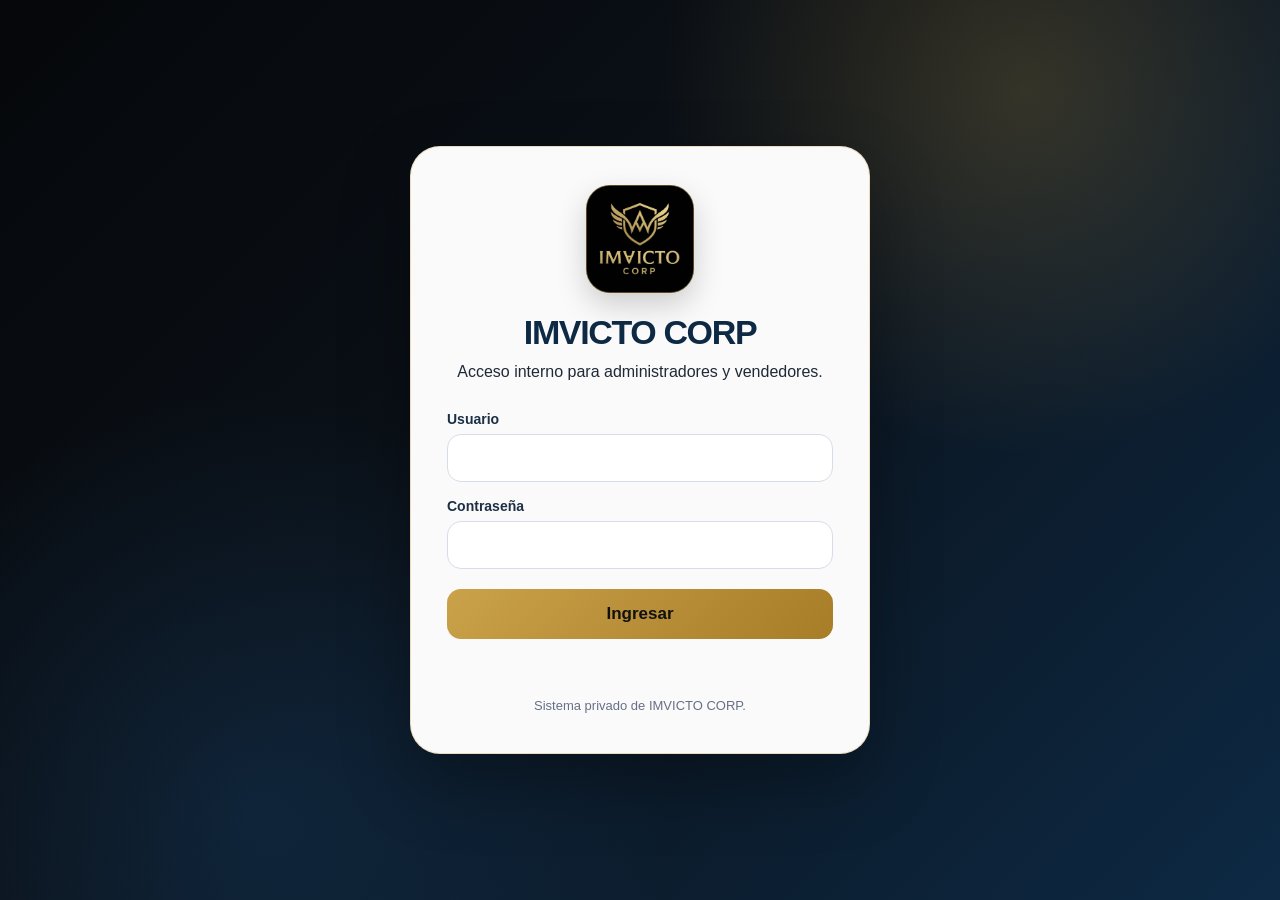
<file: index.html>
<!DOCTYPE html>
<html lang="es">

<head>

<meta charset="UTF-8">
<meta name="viewport" content="width=device-width, initial-scale=1.0">

<title>IMVICTO CORP</title>

<link rel="icon" href="./img/logo-imvicto.jpg">

</head>


<body>


<script>


const usuario =
localStorage.getItem("usuario");



if(!usuario){


window.location.href =
"login.html";


}else{


try{


const data =
JSON.parse(usuario);



if(data.rol === "ADMIN"){


window.location.href =
"admin.html";


}else if(data.rol === "VENDEDOR"){


window.location.href =
"vendedor.html";


}else{


localStorage.removeItem("usuario");

window.location.href =
"login.html";


}



}catch(error){


localStorage.removeItem("usuario");

window.location.href =
"login.html";


}



}


</script>


</body>

</html>
</file>
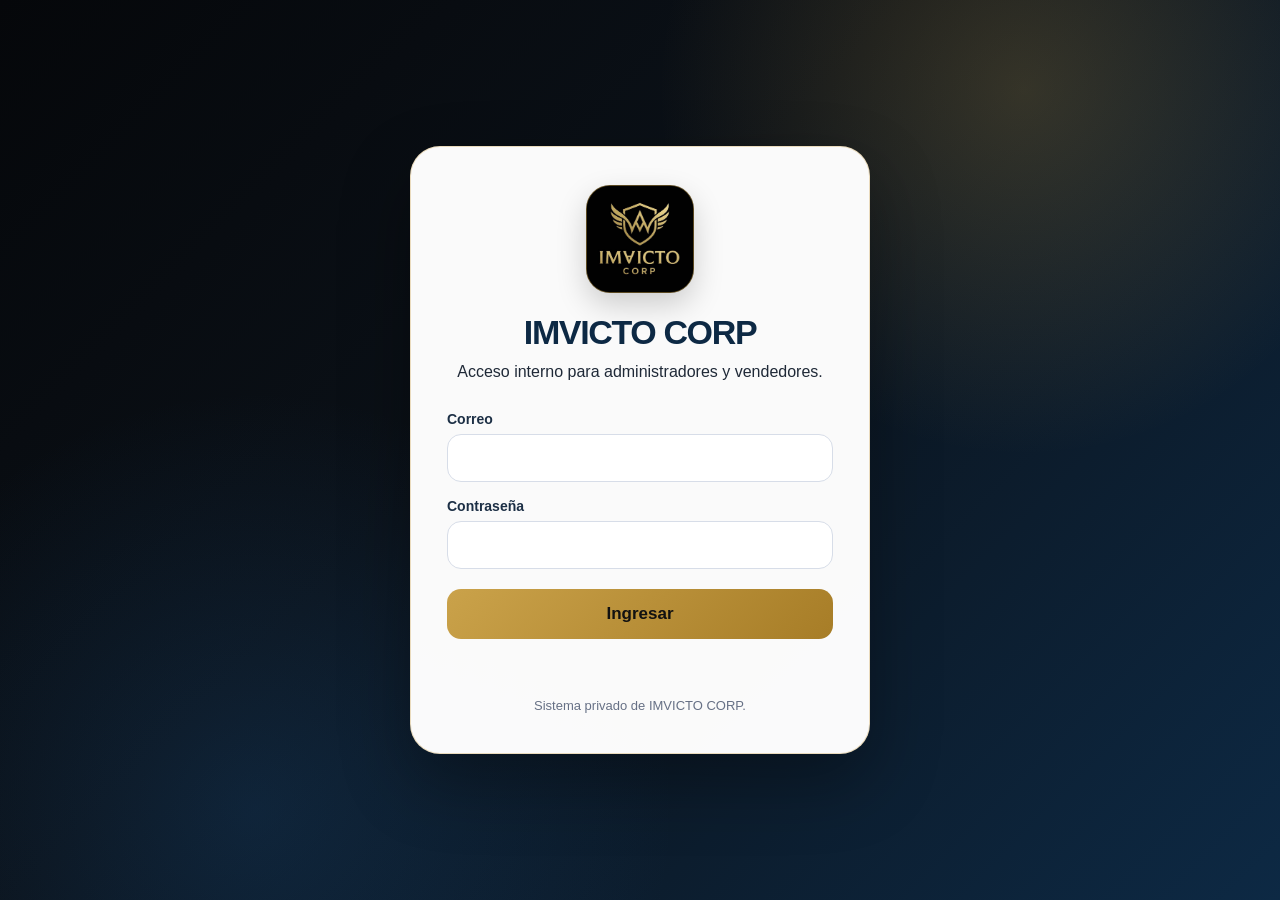
<file: html/index.html>
<!doctype html>
<html lang="es">
<head>
  <meta charset="utf-8" />
  <meta name="viewport" content="width=device-width, initial-scale=1" />
  <title>IMVICTO CORP</title>
  <link rel="icon" type="image/jpeg" href="assets/img/logo-imvicto.jpg" />
</head>
<body>
  <script>
    const session = JSON.parse(localStorage.getItem("imvicto_session") || "null");
    if (!session) location.replace("login.html");
    else if (session.role === "admin") location.replace("admin.html");
    else location.replace("vendedor.html");
  </script>
</body>
</html>
</file>
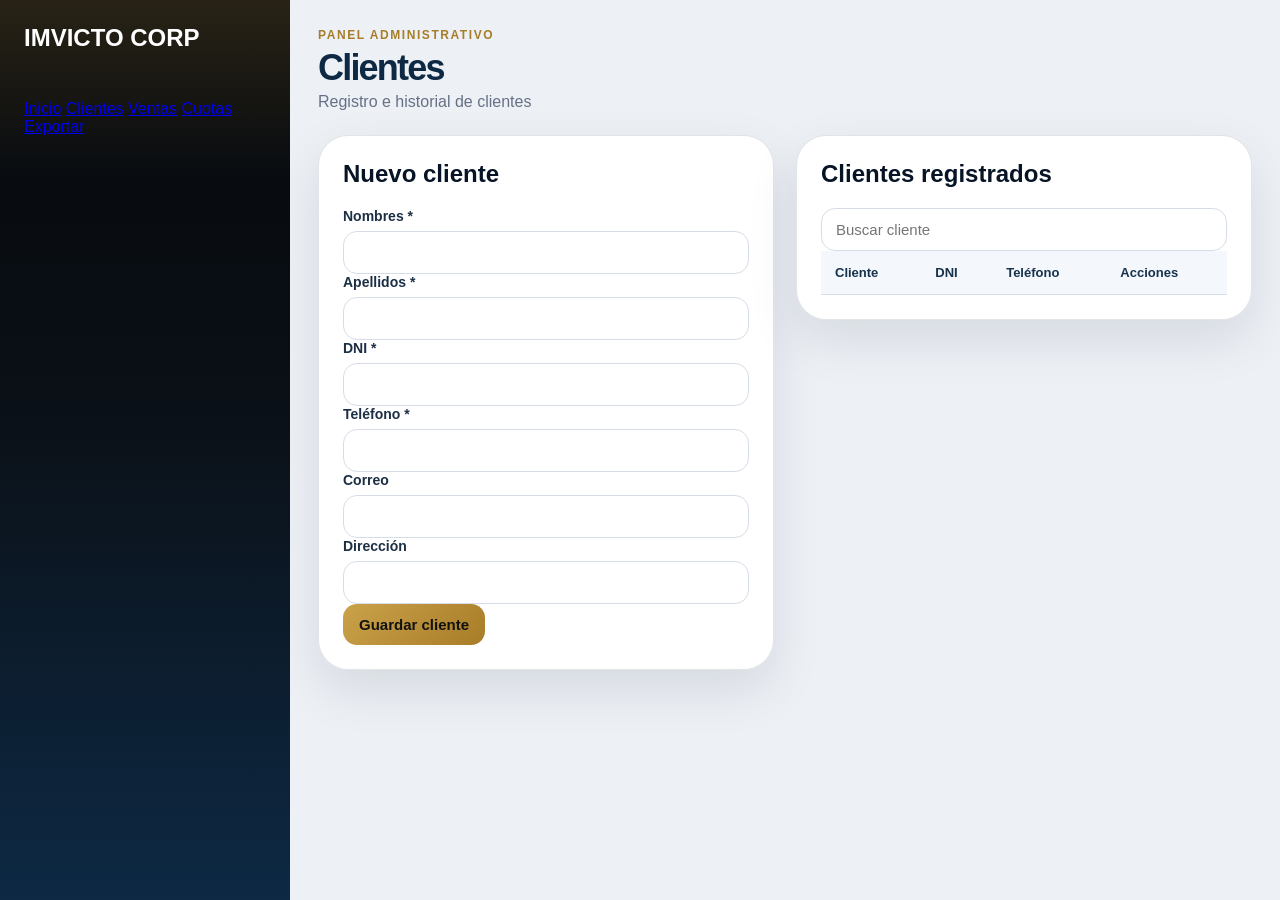
<file: clientes.html>
<!DOCTYPE html>
<html lang="es">

<head>
<meta charset="UTF-8">
<title>Clientes | IMVICTO</title>

<link rel="stylesheet" href="./css/styles.css">
<link rel="stylesheet" href="./css/admin.css">

</head>

<body>

<div class="app-shell">


<aside class="sidebar">

<h2>IMVICTO CORP</h2>

<nav>

<a href="./admin.html">Inicio</a>
<a class="active" href="./clientes.html">Clientes</a>
<a href="./ventas.html">Ventas</a>
<a href="./cuotas.html">Cuotas</a>
<a href="./exportar.html">Exportar</a>

</nav>


</aside>



<main class="main">


<header class="admin-topbar">

<div>

<p class="eyebrow">
PANEL ADMINISTRATIVO
</p>

<h1>Clientes</h1>

<p>
Registro e historial de clientes
</p>

</div>

</header>



<section class="admin-grid">


<div class="admin-panel">


<h2>Nuevo cliente</h2>


<form id="clienteForm">


<label>
Nombres *
<input name="nombres" required>
</label>


<label>
Apellidos *
<input name="apellidos" required>
</label>


<label>
DNI *
<input name="dni" required>
</label>


<label>
Teléfono *
<input name="telefono" required>
</label>


<label>
Correo
<input name="correo">
</label>


<label>
Dirección
<input name="direccion">
</label>


<button class="btn primary">
Guardar cliente
</button>


</form>


</div>




<div class="admin-panel">


<h2>Clientes registrados</h2>


<input id="buscarCliente" placeholder="Buscar cliente">


<table>

<thead>

<tr>

<th>Cliente</th>
<th>DNI</th>
<th>Teléfono</th>
<th>Acciones</th>

</tr>

</thead>


<tbody id="clientesTabla"></tbody>


</table>


</div>


</section>



</main>


</div>



<script src="./js/storage.js"></script>
<script src="./js/clientes.js"></script>

</body>

</html>
</file>
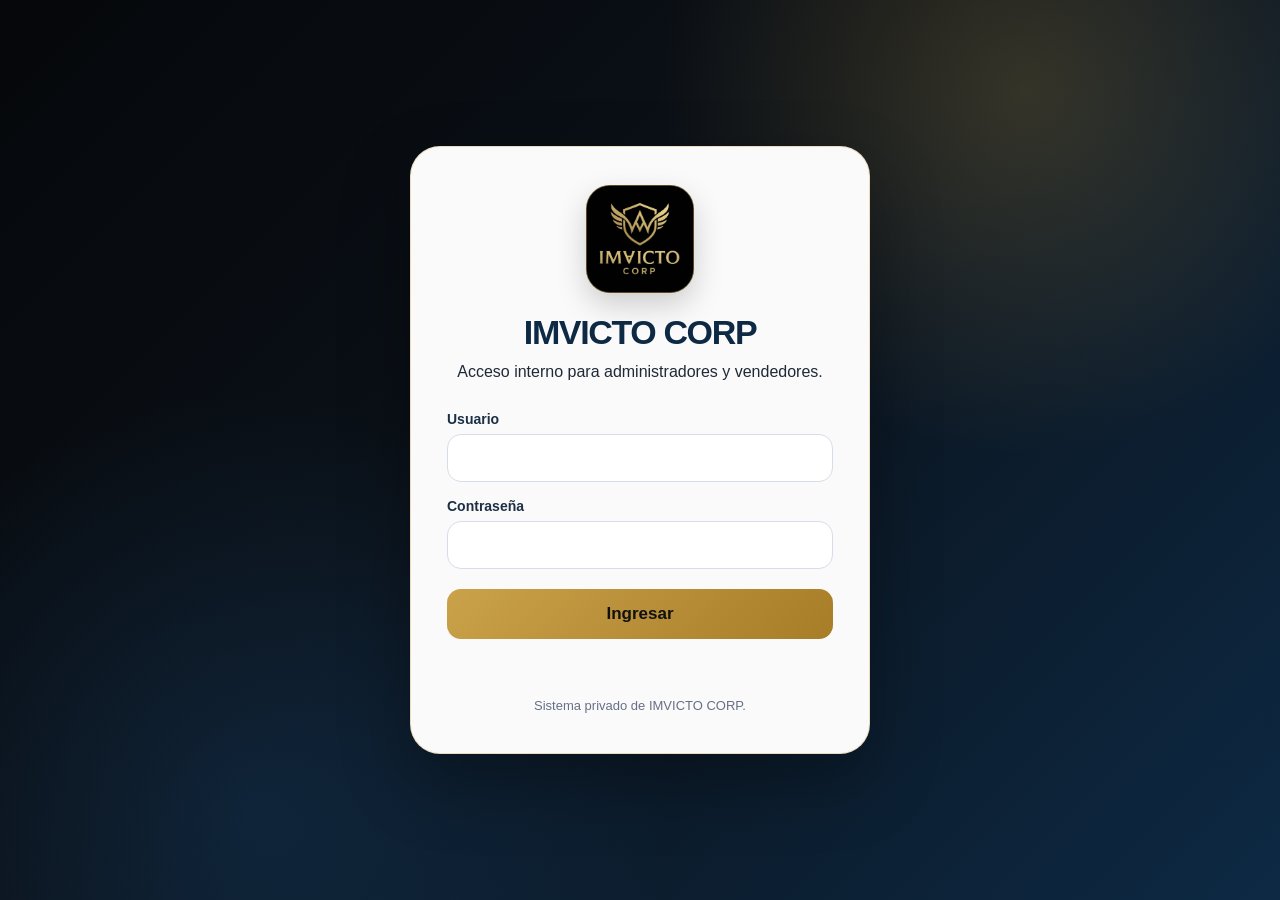
<file: login.html>
<!doctype html>
<html lang="es">

<head>
  <meta charset="UTF-8" />
  <meta name="viewport" content="width=device-width, initial-scale=1.0" />

  <title>IMVICTO CORP | Login</title>

  <link rel="icon" type="image/png" href="./img/logo-imvicto.jpg" />
  <link rel="stylesheet" href="./css/login.css" />
</head>

<body>
  <main class="login-page">
    <section class="login-card">
      <div class="logo-box">
        <img src="./img/logo-imvicto.jpg" alt="IMVICTO CORP" />
      </div>

      <h1>IMVICTO CORP</h1>

      <p class="subtitle">
        Acceso interno para administradores y vendedores.
      </p>

      <form id="loginForm" class="login-form">
        <label>
          Usuario
          <input id="usuario" type="text" autocomplete="username" required>
        </label>

        <label>
          Contraseña
          <input id="clave" type="password" autocomplete="current-password" required>
        </label>

        <button type="submit">
          Ingresar
        </button>

        <p id="loginError" class="error-message"></p>
      </form>

      <p class="note">
        Sistema privado de IMVICTO CORP.
      </p>
    </section>
  </main>


<script src="./config.js"></script>
<script src="./js/usuarios.js"></script>
<script src="./js/login.js"></script>
</body>

</html>
</file>
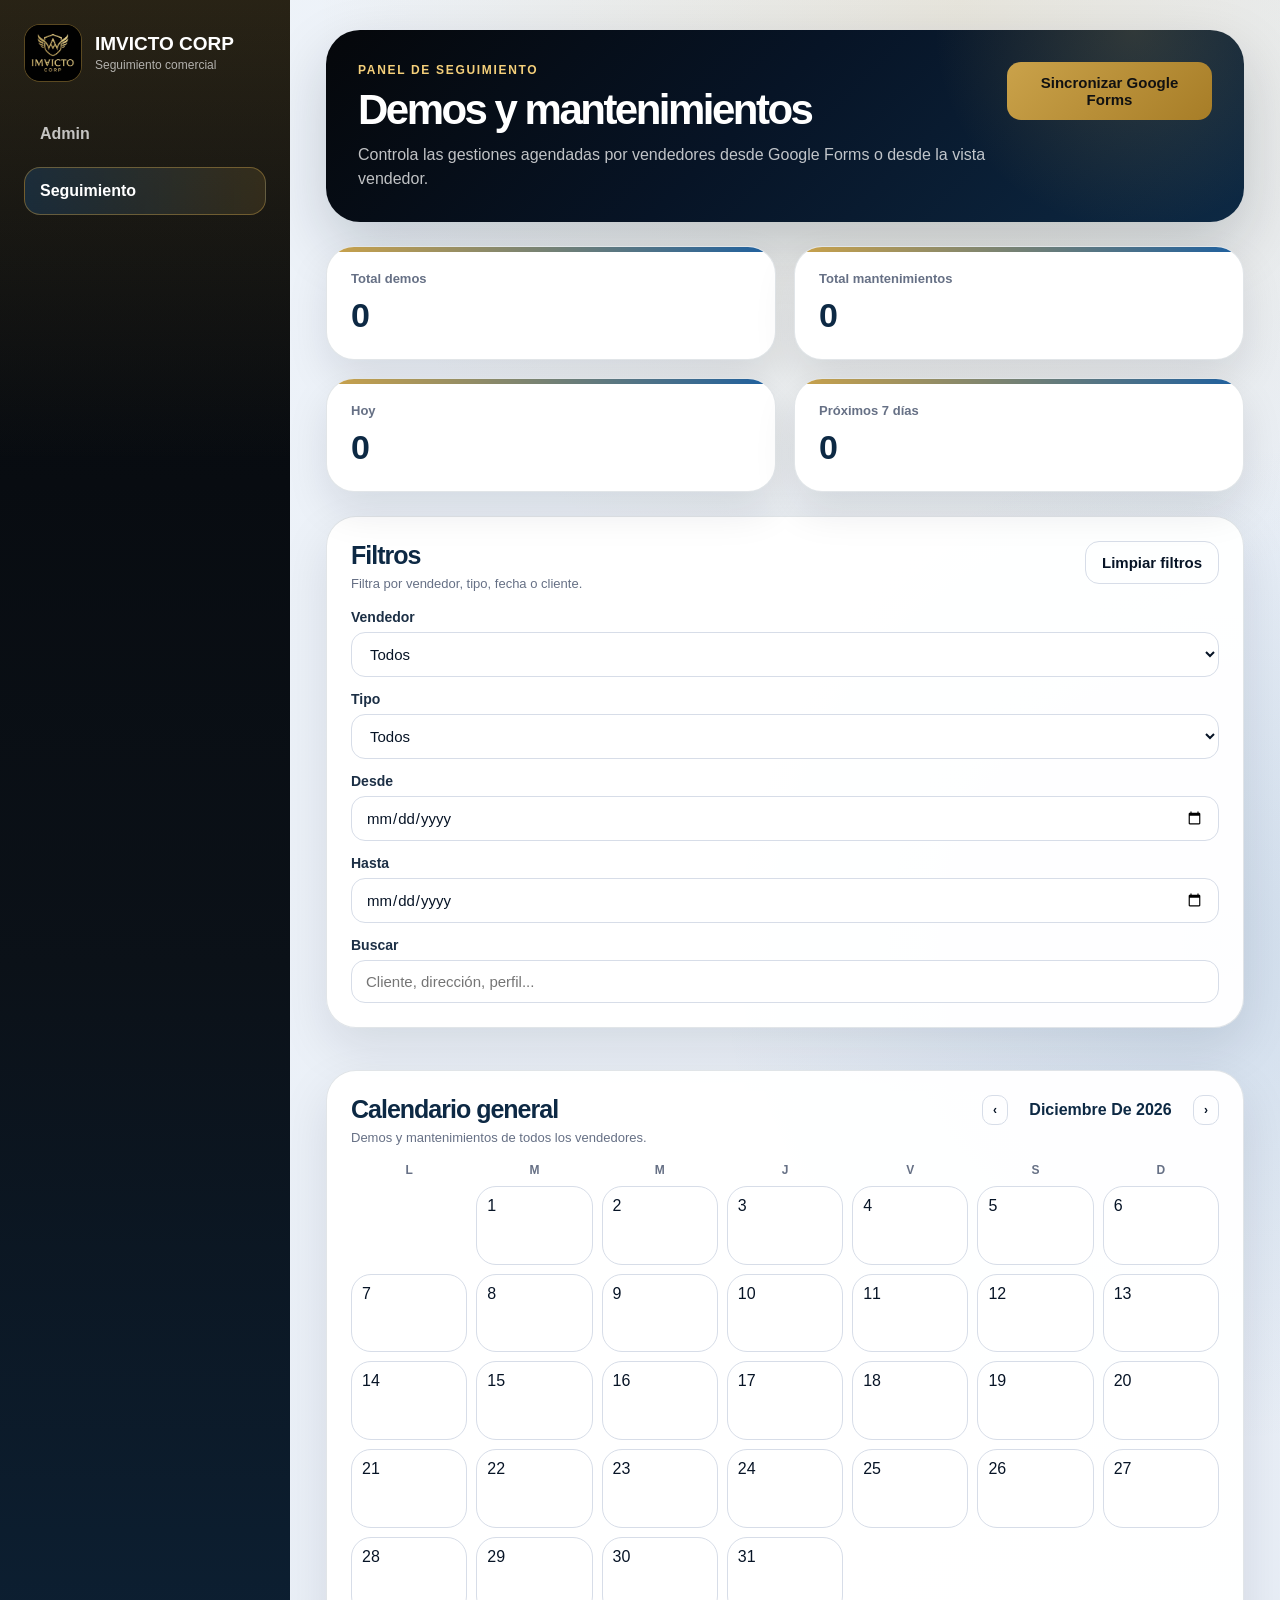
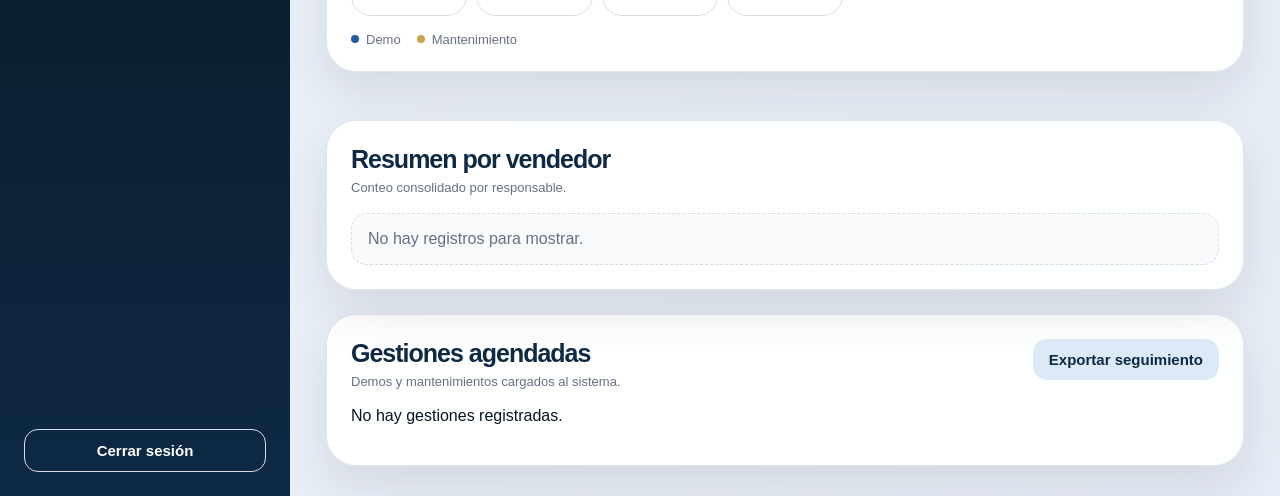
<file: seguimiento.html>
<!doctype html>
<html lang="es">
<head>
  <meta charset="utf-8" />
  <meta name="viewport" content="width=device-width, initial-scale=1" />

  <title>IMVICTO CORP | Seguimiento</title>

  <link rel="icon" type="image/png" href="./img/logo-imvicto.jpg" />
  <link rel="stylesheet" href="./css/styles.css" />
  <link rel="stylesheet" href="./css/seguimiento.css" />
</head>

<body data-roles="admin">
  <div class="app-shell follow-shell">
    <aside class="sidebar follow-sidebar">
      <div class="sidebar-brand">
        <img src="./img/logo-imvicto.jpg" alt="IMVICTO CORP" />
        <div>
          <strong>IMVICTO CORP</strong>
          <span>Seguimiento comercial</span>
        </div>
      </div>

      <nav class="nav">
        <a class="nav-link" href="./admin.html">Admin</a>
        <button class="nav-btn active" type="button">Seguimiento</button>
      </nav>

      <div class="sidebar-footer">
        <span id="sessionLabel" class="small"></span>
        <button id="logoutBtn" class="btn ghost full">Cerrar sesión</button>
      </div>
    </aside>

    <main class="main follow-main">
      <header class="follow-hero">
        <div>
          <p class="eyebrow">Panel de seguimiento</p>
          <h1>Demos y mantenimientos</h1>
          <p>
            Controla las gestiones agendadas por vendedores desde Google Forms o desde la vista vendedor.
          </p>
        </div>

        <button id="syncFormsBtn" class="btn primary">Sincronizar Google Forms</button>
      </header>

      <section class="follow-stats">
        <article>
          <span>Total demos</span>
          <strong id="statDemos">0</strong>
        </article>

        <article>
          <span>Total mantenimientos</span>
          <strong id="statMantenimientos">0</strong>
        </article>

        <article>
          <span>Hoy</span>
          <strong id="statHoy">0</strong>
        </article>

        <article>
          <span>Próximos 7 días</span>
          <strong id="statSemana">0</strong>
        </article>
      </section>

      <section class="follow-panel">
        <div class="follow-panel-head">
          <div>
            <h3>Filtros</h3>
            <p>Filtra por vendedor, tipo, fecha o cliente.</p>
          </div>

          <button id="clearFiltersBtn" class="btn ghost">Limpiar filtros</button>
        </div>

        <div class="follow-filters">
          <label>
            Vendedor
            <select id="filterVendedor">
              <option value="">Todos</option>
            </select>
          </label>

          <label>
            Tipo
            <select id="filterTipo">
              <option value="">Todos</option>
              <option value="demo">Demo</option>
              <option value="mantenimiento">Mantenimiento</option>
            </select>
          </label>

          <label>
            Desde
            <input id="filterDesde" type="date" />
          </label>

          <label>
            Hasta
            <input id="filterHasta" type="date" />
          </label>

          <label>
            Buscar
            <input id="filterSearch" placeholder="Cliente, dirección, perfil..." />
          </label>
        </div>
      </section>

      <div class="follow-grid section-space">
        <section class="follow-panel calendar-panel">
          <div class="follow-panel-head">
            <div>
              <h3>Calendario general</h3>
              <p>Demos y mantenimientos de todos los vendedores.</p>
            </div>

            <div class="calendar-actions">
              <button id="calendarPrev" type="button" class="btn ghost mini">‹</button>
              <strong id="calendarLabel"></strong>
              <button id="calendarNext" type="button" class="btn ghost mini">›</button>
            </div>
          </div>

          <div class="calendar-weekdays follow-weekdays">
            <span>L</span>
            <span>M</span>
            <span>M</span>
            <span>J</span>
            <span>V</span>
            <span>S</span>
            <span>D</span>
          </div>

          <div id="calendarGrid" class="follow-calendar-grid"></div>

          <div class="follow-legend">
            <span><i class="dot demo-dot"></i> Demo</span>
            <span><i class="dot mantenimiento-dot"></i> Mantenimiento</span>
          </div>
        </section>

        <section class="follow-panel">
          <div class="follow-panel-head">
            <div>
              <h3>Resumen por vendedor</h3>
              <p>Conteo consolidado por responsable.</p>
            </div>
          </div>

          <div id="sellerSummary" class="seller-summary"></div>
        </section>
      </div>

      <section class="follow-panel section-space">
        <div class="follow-panel-head">
          <div>
            <h3>Gestiones agendadas</h3>
            <p>Demos y mantenimientos cargados al sistema.</p>
          </div>

          <button id="exportSeguimientoBtn" class="btn secondary">Exportar seguimiento</button>
        </div>

        <div id="followList" class="follow-list"></div>
      </section>
    </main>
  </div>

  <div id="toast" class="toast hidden"></div>



<script src="./js/seguimiento.js"></script>

</body>
</html>
</file>
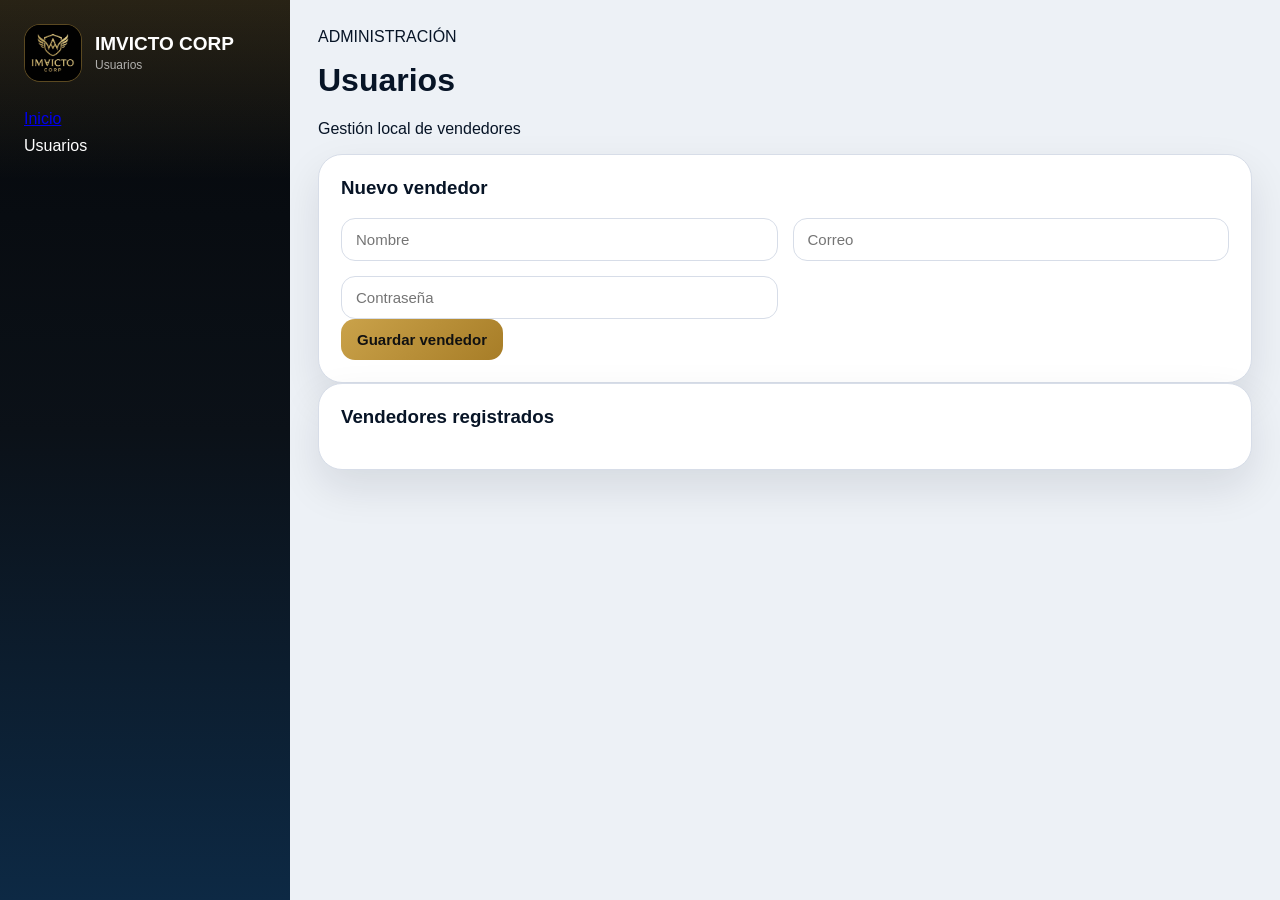
<file: usuarios.html>
<!doctype html>
<html lang="es">

<head>
<meta charset="utf-8">
<meta name="viewport" content="width=device-width,initial-scale=1">

<title>Usuarios | IMVICTO CORP</title>

<link rel="stylesheet" href="./css/styles.css">

</head>


<body data-roles="admin">


<div class="app-shell">


<aside class="sidebar">

<div class="sidebar-brand">

<img src="./img/logo-imvicto.jpg">

<div>
<strong>IMVICTO CORP</strong>
<span>Usuarios</span>
</div>

</div>



<nav class="nav">

<a class="nav-link" href="./admin.html">
Inicio
</a>


<a class="nav-link active">
Usuarios
</a>

</nav>



</aside>



<main class="main">


<header>

<p class="eyebrow">
ADMINISTRACIÓN
</p>

<h1>
Usuarios
</h1>

<p>
Gestión local de vendedores
</p>

</header>



<section class="panel">


<h3>
Nuevo vendedor
</h3>


<div class="form-grid">


<input id="nombreUsuario"
placeholder="Nombre">


<input id="correoUsuario"
placeholder="Correo">


<input id="claveUsuario"
placeholder="Contraseña">


</div>


<button 
id="guardarUsuario"
class="btn primary">

Guardar vendedor

</button>


</section>



<section class="panel">

<h3>
Vendedores registrados
</h3>


<div id="listaUsuarios"></div>


</section>



</main>


</div>



<script src="./js/usuarios.js"></script>


</body>

</html>
</file>
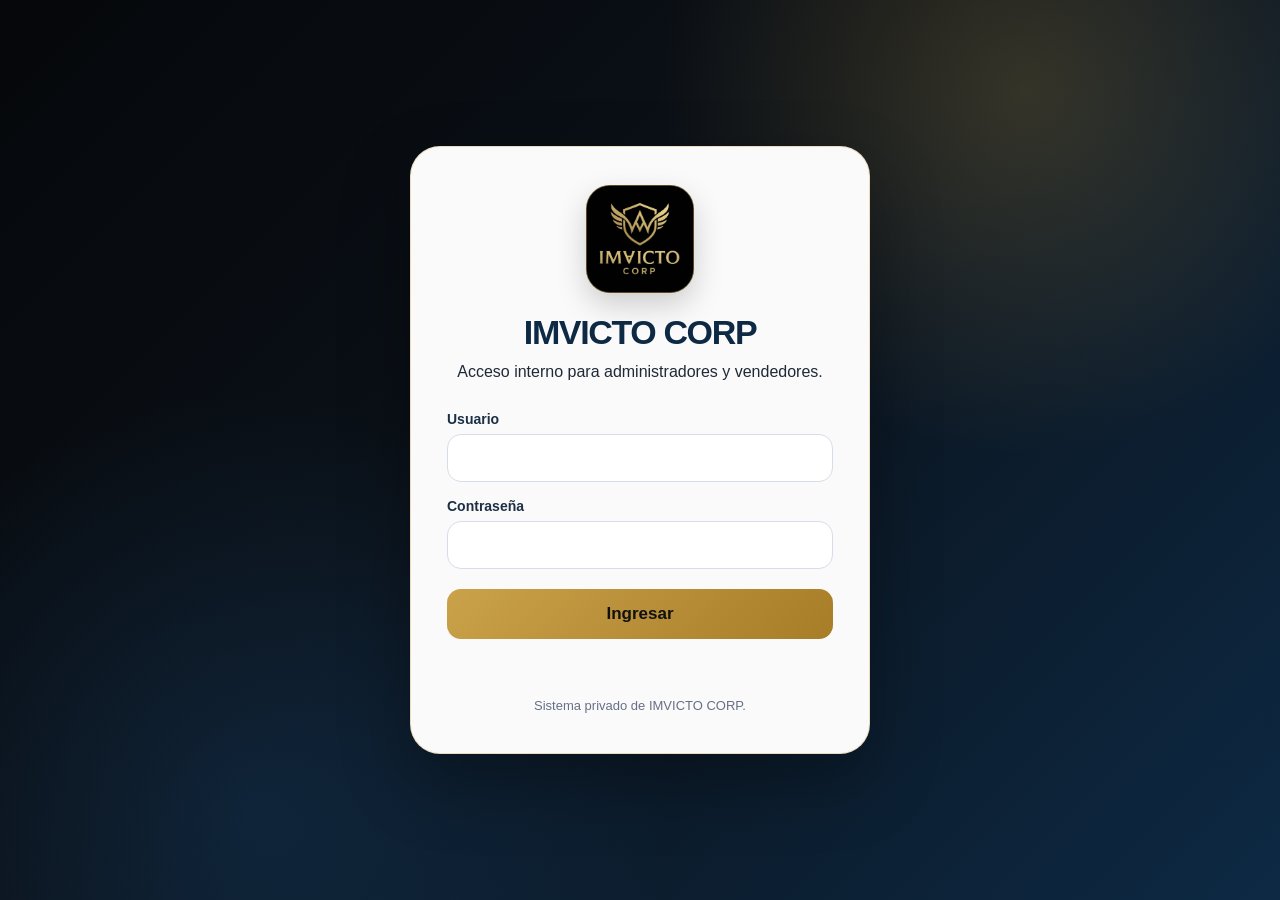
<file: vendedor-bonos.html>
<!doctype html>
<html lang="es">
<head>
  <meta charset="utf-8" />
  <meta name="viewport" content="width=device-width, initial-scale=1" />
  <title>IMVICTO CORP | Bonos e incentivos</title>

  <link rel="icon" type="image/png" href="./img/logo-imvicto.jpg" />
  <link rel="stylesheet" href="./css/styles.css" />
  <link rel="stylesheet" href="./css/vendedor.css" />
</head>

<body data-roles="vendedor,admin">
  <div class="app-shell seller-shell">
    <aside class="sidebar seller-sidebar">
      <div class="sidebar-brand seller-brand">
        <img src="./img/logo-imvicto.jpg" alt="IMVICTO CORP" />
        <div>
          <strong>IMVICTO CORP</strong>
          <span>Panel vendedor</span>
        </div>
      </div>

      <nav class="nav seller-nav">
        <a class="nav-link" href="vendedor.html">Inicio</a>
        <a class="nav-link active" href="vendedor-bonos.html">Bonos e incentivos</a>
        <a class="nav-link" href="vendedor-kpis.html">KPIs</a>
        <a class="nav-link" href="vendedor-jd.html">Hacia el JD</a>
      </nav>

      <div class="seller-side-card">
        <span>Campaña</span>
        <strong>Consulta la meta vigente antes de iniciar gestión.</strong>
      </div>

      <div class="sidebar-footer">
        <span id="sessionLabel" class="small"></span>
        <button id="logoutBtn" class="btn ghost full">Cerrar sesión</button>
      </div>
    </aside>

    <main class="main seller-main">
      <section class="bonus-page-clean">
        <div class="bonus-copy-clean">
          <p class="eyebrow">Campaña vigente</p>
          <h1>Bonos e incentivos</h1>
          <p>
            Revisa las metas comerciales, premios y condiciones vigentes para el equipo.
          </p>
        </div>

        <div class="bonus-image-clean">
          <img src="./img/bono-incentivo.png" alt="Bonos e incentivos IMVICTO CORP" />
        </div>
      </section>
    </main>
  </div>

  <script src="./config.js"></script>
  <script src="./js/auth.js"></script>
</body>
</html>
</file>
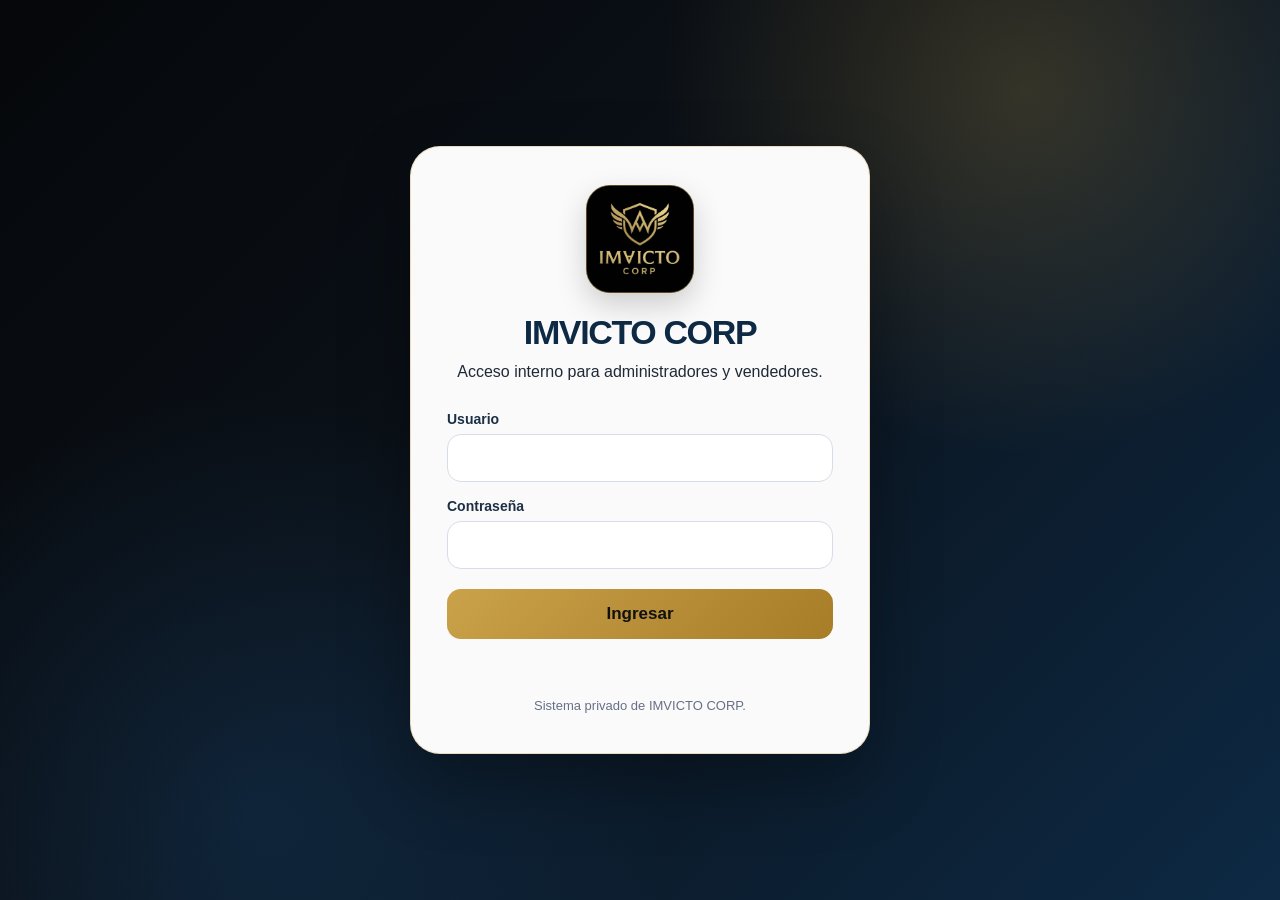
<file: vendedor-jd.html>
<!doctype html>
<html lang="es">
<head>
  <meta charset="utf-8" />
  <meta name="viewport" content="width=device-width, initial-scale=1" />
  <title>IMVICTO CORP | Hacia el JD</title>

  <link rel="icon" type="image/png" href="./img/logo-imvicto.jpg" />
  <link rel="stylesheet" href="./css/styles.css" />
  <link rel="stylesheet" href="./css/vendedor.css" />
</head>

<body data-roles="vendedor,admin">
  <div class="app-shell seller-shell">
    <aside class="sidebar seller-sidebar">
      <div class="sidebar-brand seller-brand">
        <img src="./img/logo-imvicto.jpg" alt="IMVICTO CORP" />
        <div>
          <strong>IMVICTO CORP</strong>
          <span>Panel vendedor</span>
        </div>
      </div>

      <nav class="nav seller-nav">
        <a class="nav-link" href="vendedor.html">Inicio</a>
        <a class="nav-link" href="vendedor-bonos.html">Bonos e incentivos</a>
        <a class="nav-link" href="vendedor-kpis.html">KPIs</a>
        <a class="nav-link active" href="vendedor-jd.html">Hacia el JD</a>
      </nav>

      <div class="seller-side-card">
        <span>Formación</span>
        <strong>El conocimiento es poder solo cuando se aplica.</strong>
      </div>

      <div class="sidebar-footer">
        <span id="sessionLabel" class="small"></span>
        <button id="logoutBtn" class="btn ghost full">Cerrar sesión</button>
      </div>
    </aside>

    <main class="main seller-main">
      <section class="jd-intro">
        <p class="eyebrow">Formación comercial</p>
        <h1>Hacia el JD</h1>
        <p>El conocimiento es poder siempre y cuando se aplique.</p>
      </section>

      <div class="video-grid clean">
        <article class="video-card">
          <div class="video-frame">
            <iframe src="https://www.youtube.com/embed/fDlAmTxsu8w" title="Demostración" allowfullscreen></iframe>
          </div>
          <h3>Demostración</h3>
        </article>

        <article class="video-card">
          <div class="video-frame">
            <iframe src="https://www.youtube.com/embed/U0PbWtQVca8" title="Cierre Maestro" allowfullscreen></iframe>
          </div>
          <h3>Cierre Maestro</h3>
        </article>

        <article class="video-card">
          <div class="video-frame">
            <iframe src="https://www.youtube.com/embed/Mf3uq4liw9Q" title="Papelería" allowfullscreen></iframe>
          </div>
          <h3>Papelería</h3>
        </article>

        <article class="video-card">
          <div class="video-frame">
            <iframe src="https://www.youtube.com/embed/NK063MJ64ak" title="4 en 14" allowfullscreen></iframe>
          </div>
          <h3>4 en 14</h3>
        </article>

        <article class="video-card">
          <div class="video-frame">
            <iframe src="https://www.youtube.com/embed/m9edcFtgFuA" title="Objeciones" allowfullscreen></iframe>
          </div>
          <h3>Objeciones</h3>
        </article>
      </div>
    </main>
  </div>

  <script src="./config.js"></script>
  <script src="./js/auth.js"></script>
</body>
</html>
</file>
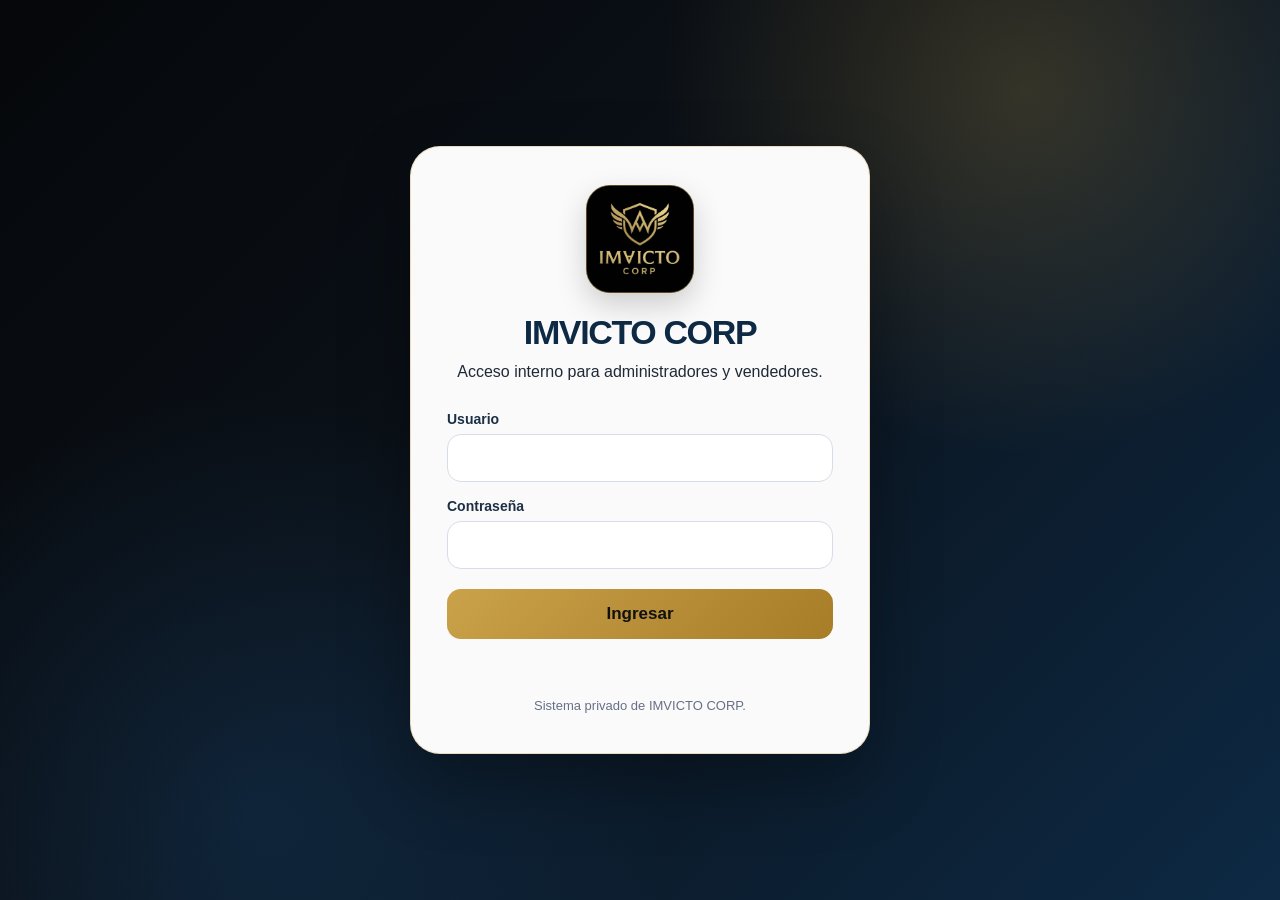
<file: vendedor-kpis.html>
<!doctype html>
<html lang="es">
<head>
  <meta charset="utf-8" />
  <meta name="viewport" content="width=device-width, initial-scale=1" />
  <title>IMVICTO CORP | KPIs</title>

  <link rel="icon" type="image/png" href="./img/logo-imvicto.jpg" />
  <link rel="stylesheet" href="./css/styles.css" />
  <link rel="stylesheet" href="./css/vendedor.css" />
</head>

<body data-roles="vendedor,admin">
  <div class="app-shell seller-shell">
    <aside class="sidebar seller-sidebar">
      <div class="sidebar-brand seller-brand">
        <img src="./img/logo-imvicto.jpg" alt="IMVICTO CORP" />
        <div>
          <strong>IMVICTO CORP</strong>
          <span>Panel vendedor</span>
        </div>
      </div>

      <nav class="nav seller-nav">
        <a class="nav-link" href="vendedor.html">Inicio</a>
        <a class="nav-link" href="vendedor-bonos.html">Bonos e incentivos</a>
        <a class="nav-link active" href="vendedor-kpis.html">KPIs</a>
        <a class="nav-link" href="vendedor-jd.html">Hacia el JD</a>
      </nav>

      <div class="seller-side-card">
        <span>Indicadores</span>
        <strong>Mide tu gestión semanal y mensual.</strong>
      </div>

      <div class="sidebar-footer">
        <span id="sessionLabel" class="small"></span>
        <button id="logoutBtn" class="btn ghost full">Cerrar sesión</button>
      </div>
    </aside>

    <main class="main seller-main">
      <header class="seller-hero compact">
        <div>
          <p class="eyebrow">Indicadores comerciales</p>
          <h1>KPIs</h1>
          <p>Avance semanal y mensual según tus demos, mantenimientos y resultados.</p>
        </div>
      </header>

      <div class="kpi-page-grid">
        <section class="seller-panel">
          <div class="seller-panel-head">
            <div>
              <h3>KPIs semanales</h3>
              <p>Semana actual.</p>
            </div>
          </div>

          <div class="kpi-cards">
            <article><span>Demos semana</span><strong id="kpiWeekDemos">0</strong></article>
            <article><span>Mantenimientos</span><strong id="kpiWeekMantenimientos">0</strong></article>
            <article><span>Ventas</span><strong id="kpiWeekVentas">0</strong></article>
            <article><span>No venta</span><strong id="kpiWeekNoVentas">0</strong></article>
            <article><span>Reprogramadas</span><strong id="kpiWeekReprogramadas">0</strong></article>
            <article><span>Total gestiones</span><strong id="kpiWeekTotal">0</strong></article>
          </div>
        </section>

        <section class="seller-panel">
          <div class="seller-panel-head">
            <div>
              <h3>KPIs mensuales</h3>
              <p>Mes actual.</p>
            </div>
          </div>

          <div class="kpi-cards">
            <article><span>Demos mes</span><strong id="kpiMonthDemos">0</strong></article>
            <article><span>Mantenimientos</span><strong id="kpiMonthMantenimientos">0</strong></article>
            <article><span>Ventas</span><strong id="kpiMonthVentas">0</strong></article>
            <article><span>No venta</span><strong id="kpiMonthNoVentas">0</strong></article>
            <article><span>Reprogramadas</span><strong id="kpiMonthReprogramadas">0</strong></article>
            <article><span>Total gestiones</span><strong id="kpiMonthTotal">0</strong></article>
          </div>
        </section>
      </div>

      <section class="seller-panel section-space">
        <div class="seller-panel-head">
          <div>
            <h3>Últimas gestiones</h3>
            <p>Actividad reciente del vendedor.</p>
          </div>
        </div>

        <div id="kpiRecentList" class="agenda-list"></div>
      </section>
    </main>
  </div>

  <div id="toast" class="toast hidden"></div>

  <script src="./config.js"></script>
  <script src="./js/auth.js"></script>
  <script src="./js/vendedor.js"></script>
</body>
</html>
</file>
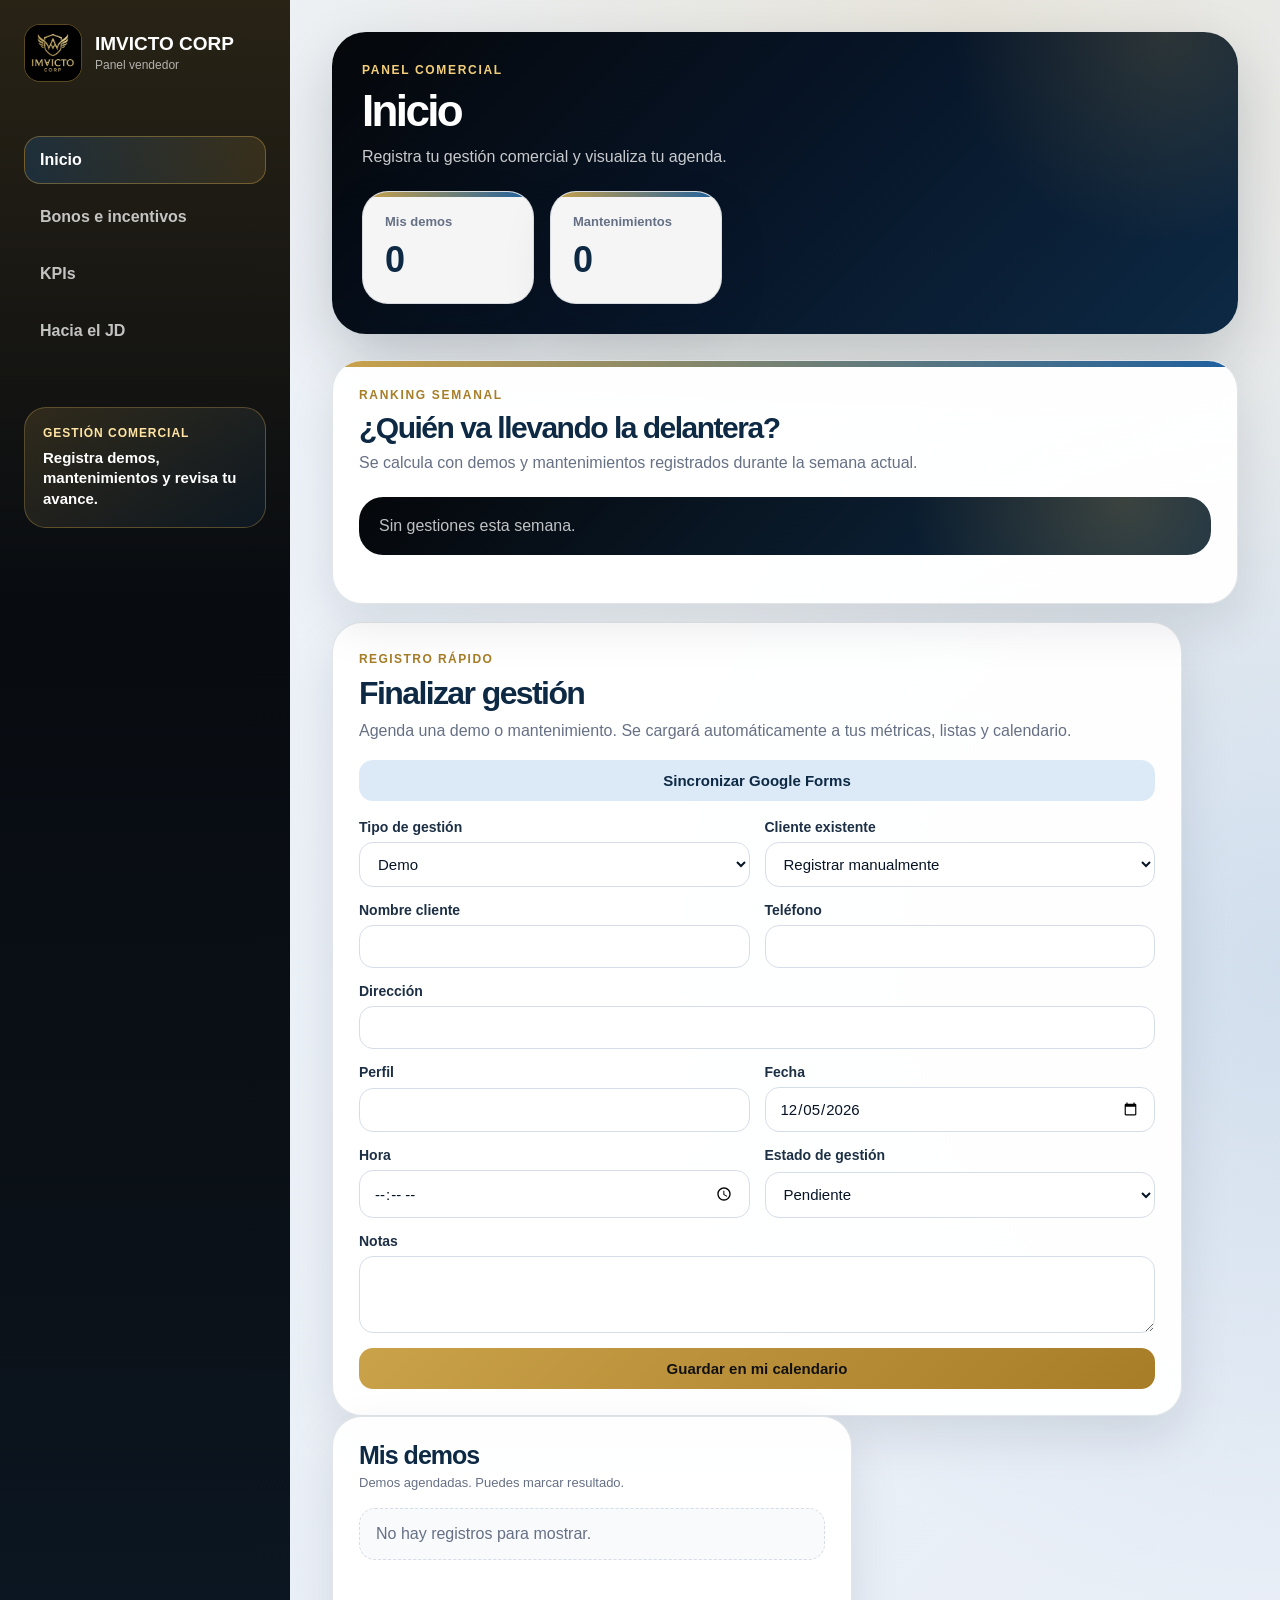
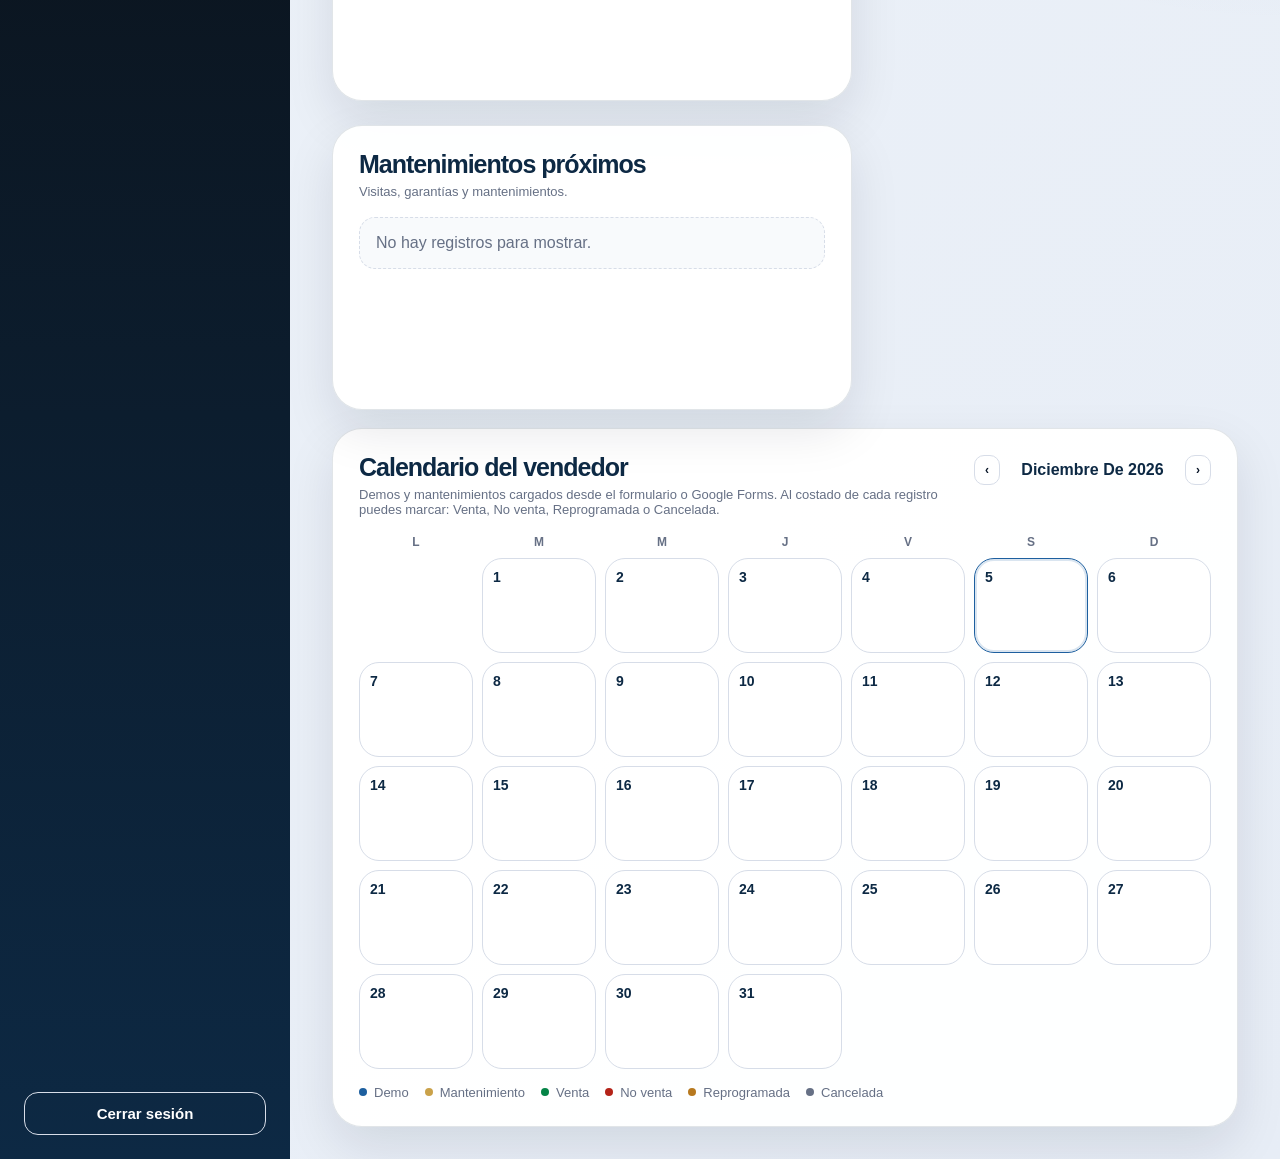
<file: vendedor.html>
<!doctype html>
<html lang="es">
<head>
  <meta charset="utf-8" />
  <meta name="viewport" content="width=device-width, initial-scale=1" />

  <title>IMVICTO CORP | Vendedor</title>

  <link rel="icon" type="image/png" href="./img/logo-imvicto.jpg" />
  <link rel="stylesheet" href="./css/styles.css" />
  <link rel="stylesheet" href="./css/vendedor.css" />
</head>

<body data-roles="vendedor,admin">
  <div class="app-shell seller-shell">
    <aside class="sidebar seller-sidebar">
      <div class="sidebar-brand seller-brand">
        <img src="./img/logo-imvicto.jpg" alt="IMVICTO CORP" />
        <div>
          <strong>IMVICTO CORP</strong>
          <span>Panel vendedor</span>
        </div>
      </div>

 <nav class="nav seller-nav">
  <a class="nav-link active" href="vendedor.html">Inicio</a>
  <a class="nav-link" href="vendedor-bonos.html">Bonos e incentivos</a>
  <a class="nav-link" href="vendedor-kpis.html">KPIs</a>
  <a class="nav-link" href="vendedor-jd.html">Hacia el JD</a>
</nav>

      <div class="seller-side-card">
        <span>Gestión comercial</span>
        <strong>Registra demos, mantenimientos y revisa tu avance.</strong>
      </div>

      <div class="sidebar-footer">
        <span id="sessionLabel" class="small"></span>
        <button id="logoutBtn" class="btn ghost full">Cerrar sesión</button>
      </div>
    </aside>

    <main class="main seller-main">
      <header class="seller-hero">
        <div>
          <p class="eyebrow">Panel comercial</p>
          <h1 id="viewTitle">Inicio</h1>
          <p id="viewSubtitle">Registra tu gestión comercial y visualiza tu agenda.</p>
        </div>

        <div class="hero-mini-stats">
          <article>
            <span>Mis demos</span>
            <strong id="statMisDemos">0</strong>
          </article>

          <article>
            <span>Mantenimientos</span>
            <strong id="statMisMantenimientos">0</strong>
          </article>
        </div>
      </header>

      <!-- INICIO -->
      <section id="inicio" class="view active">
        <section class="leader-panel">
          <div>
            <p class="eyebrow dark">Ranking semanal</p>
            <h2>¿Quién va llevando la delantera?</h2>
            <p>Se calcula con demos y mantenimientos registrados durante la semana actual.</p>
          </div>

          <div id="weeklyLeader" class="leader-winner"></div>
          <div id="weeklyRanking" class="leader-ranking"></div>
        </section>

        <div class="clean-page.grid section-space">
          <section class="quick-panel">
            <div class="quick-header">
              <span>Registro rápido</span>
              <h2>Finalizar gestión</h2>
              <p>
                Agenda una demo o mantenimiento. Se cargará automáticamente a tus métricas,
                listas y calendario.
              </p>
            </div>

            <button id="syncFormsBtn" type="button" class="btn secondary full sync-btn">
              Sincronizar Google Forms
            </button>

            <form id="quickGestionForm" class="quick-form">
              <label>
                Tipo de gestión
                <select name="tipo" required>
                  <option value="demo">Demo</option>
                  <option value="mantenimiento">Mantenimiento</option>
                </select>
              </label>

              <label>
                Cliente existente
                <select name="cliente_id" id="quickClienteSelect">
                  <option value="">Registrar manualmente</option>
                </select>
              </label>

              <label>
                Nombre cliente
                <input name="nombre_cliente" required />
              </label>

              <label>
                Teléfono
                <input name="telefono" />
              </label>

              <label class="wide">
                Dirección
                <input name="direccion" />
              </label>

              <label>
                Perfil
                <input name="perfil" required />
              </label>

              <label>
                Fecha
                <input name="fecha" type="date" required />
              </label>

              <label>
                Hora
                <input name="hora" type="time" />
              </label>

              <label>
                Estado de gestión
                <select name="estado_gestion">
                  <option value="pendiente">Pendiente</option>
                  <option value="venta">Venta</option>
                  <option value="no_venta">No venta</option>
                  <option value="reprogramada">Reprogramada</option>
                  <option value="cancelada">Cancelada</option>
                </select>
              </label>

              <label class="wide">
                Notas
                <textarea name="notas" rows="3"></textarea>
              </label>

              <button type="submit" class="btn primary full">
                Guardar en mi calendario
              </button>
            </form>
          </section>

          <aside class="vertical-agenda">
            <section class="seller-panel agenda-block">
              <div class="seller-panel-head">
                <div>
                  <h3>Mis demos</h3>
                  <p>Demos agendadas. Puedes marcar resultado.</p>
                </div>
              </div>

              <div id="agendaDemos" class="agenda-list"></div>
            </section>

            <section class="seller-panel agenda-block">
              <div class="seller-panel-head">
                <div>
                  <h3>Mantenimientos próximos</h3>
                  <p>Visitas, garantías y mantenimientos.</p>
                </div>
              </div>

              <div id="agendaMantenimientos" class="agenda-list"></div>
            </section>
          </aside>
        </div>

        <section class="seller-panel section-space">
          <div class="seller-panel-head">
            <div>
              <h3>Calendario del vendedor</h3>
              <p>
                Demos y mantenimientos cargados desde el formulario o Google Forms.
                Al costado de cada registro puedes marcar: Venta, No venta, Reprogramada o Cancelada.
              </p>
            </div>

            <div class="calendar-actions">
              <button id="calendarPrev" type="button" class="btn ghost mini">‹</button>
              <strong id="calendarLabel"></strong>
              <button id="calendarNext" type="button" class="btn ghost mini">›</button>
            </div>
          </div>

          <div class="calendar-weekdays seller-weekdays">
            <span>L</span>
            <span>M</span>
            <span>M</span>
            <span>J</span>
            <span>V</span>
            <span>S</span>
            <span>D</span>
          </div>

          <div id="calendarGrid" class="seller-calendar-grid"></div>

          <div class="seller-legend">
            <span><i class="dot demo-dot"></i> Demo</span>
            <span><i class="dot mantenimiento-dot"></i> Mantenimiento</span>
            <span><i class="dot venta-dot"></i> Venta</span>
            <span><i class="dot no-venta-dot"></i> No venta</span>
            <span><i class="dot repro-dot"></i> Reprogramada</span>
            <span><i class="dot cancelada-dot"></i> Cancelada</span>
          </div>
        </section>
      </section>

      <!-- BONOS -->
      <section id="bonos" class="view">
        <section class="bonus-page">
          <div class="bonus-copy">
            <p class="eyebrow">Campaña vigente</p>
            <h2>Bonos e incentivos</h2>
            <p>Revisa las metas comerciales vigentes antes de iniciar gestión.</p>
          </div>

          <div class="bonus-image-wrap">
            <img src="./img/bono-incentivo.png" alt="Bonos e incentivos IMVICTO CORP" />
          </div>
        </section>
      </section>

      <!-- KPIS -->
      <section id="kpis" class="view">
        <div class="kpi-grid">
          <section class="seller-panel">
            <div class="seller-panel-head">
              <div>
                <h3>KPIs semanales</h3>
                <p>Gestiones registradas durante la semana actual.</p>
              </div>
            </div>

            <div class="kpi-cards">
              <article>
                <span>Demos semana</span>
                <strong id="kpiWeekDemos">0</strong>
              </article>

              <article>
                <span>Mantenimientos semana</span>
                <strong id="kpiWeekMantenimientos">0</strong>
              </article>

              <article>
                <span>Ventas semana</span>
                <strong id="kpiWeekVentas">0</strong>
              </article>

              <article>
                <span>No venta</span>
                <strong id="kpiWeekNoVentas">0</strong>
              </article>

              <article>
                <span>Reprogramadas</span>
                <strong id="kpiWeekReprogramadas">0</strong>
              </article>

              <article>
                <span>Total gestiones</span>
                <strong id="kpiWeekTotal">0</strong>
              </article>
            </div>
          </section>

          <section class="seller-panel">
            <div class="seller-panel-head">
              <div>
                <h3>KPIs mensuales</h3>
                <p>Gestiones registradas durante el mes actual.</p>
              </div>
            </div>

            <div class="kpi-cards">
              <article>
                <span>Demos mes</span>
                <strong id="kpiMonthDemos">0</strong>
              </article>

              <article>
                <span>Mantenimientos mes</span>
                <strong id="kpiMonthMantenimientos">0</strong>
              </article>

              <article>
                <span>Ventas mes</span>
                <strong id="kpiMonthVentas">0</strong>
              </article>

              <article>
                <span>No venta</span>
                <strong id="kpiMonthNoVentas">0</strong>
              </article>

              <article>
                <span>Reprogramadas</span>
                <strong id="kpiMonthReprogramadas">0</strong>
              </article>

              <article>
                <span>Total gestiones</span>
                <strong id="kpiMonthTotal">0</strong>
              </article>
            </div>
          </section>
        </div>

        <section class="seller-panel section-space">
          <div class="seller-panel-head">
            <div>
              <h3>Últimas gestiones</h3>
              <p>Actividad reciente del vendedor.</p>
            </div>
          </div>

          <div id="kpiRecentList" class="agenda-list"></div>
        </section>
      </section>

      <!-- HACIA EL JD -->
      <section id="jd" class="view">
        <section class="jd-hero">
          <p class="eyebrow">Formación comercial</p>
          <h2>Hacia el JD</h2>
          <p>El conocimiento es poder siempre y cuando se aplique.</p>
        </section>

        <div class="video-grid">
          <article class="video-card">
            <div class="video-frame">
              <iframe src="https://www.youtube.com/embed/fDlAmTxsu8w" title="Demostración" allowfullscreen></iframe>
            </div>
            <h3>Demostración</h3>
          </article>

          <article class="video-card">
            <div class="video-frame">
              <iframe src="https://www.youtube.com/embed/U0PbWtQVca8" title="Cierre Maestro" allowfullscreen></iframe>
            </div>
            <h3>Cierre Maestro</h3>
          </article>

          <article class="video-card">
            <div class="video-frame">
              <iframe src="https://www.youtube.com/embed/Mf3uq4liw9Q" title="Papelería" allowfullscreen></iframe>
            </div>
            <h3>Papelería</h3>
          </article>

          <article class="video-card">
            <div class="video-frame">
              <iframe src="https://www.youtube.com/embed/NK063MJ64ak" title="4 en 14" allowfullscreen></iframe>
            </div>
            <h3>4 en 14</h3>
          </article>

          <article class="video-card">
            <div class="video-frame">
              <iframe src="https://www.youtube.com/embed/m9edcFtgFuA" title="Objeciones" allowfullscreen></iframe>
            </div>
            <h3>Objeciones</h3>
          </article>
        </div>
      </section>
    </main>
  </div>

  <div id="toast" class="toast hidden"></div>

<script src="./config.js"></script>

<script src="./js/forms.js"></script>

<script src="./js/vendedor.js"></script>
</body>
</html>
</file>
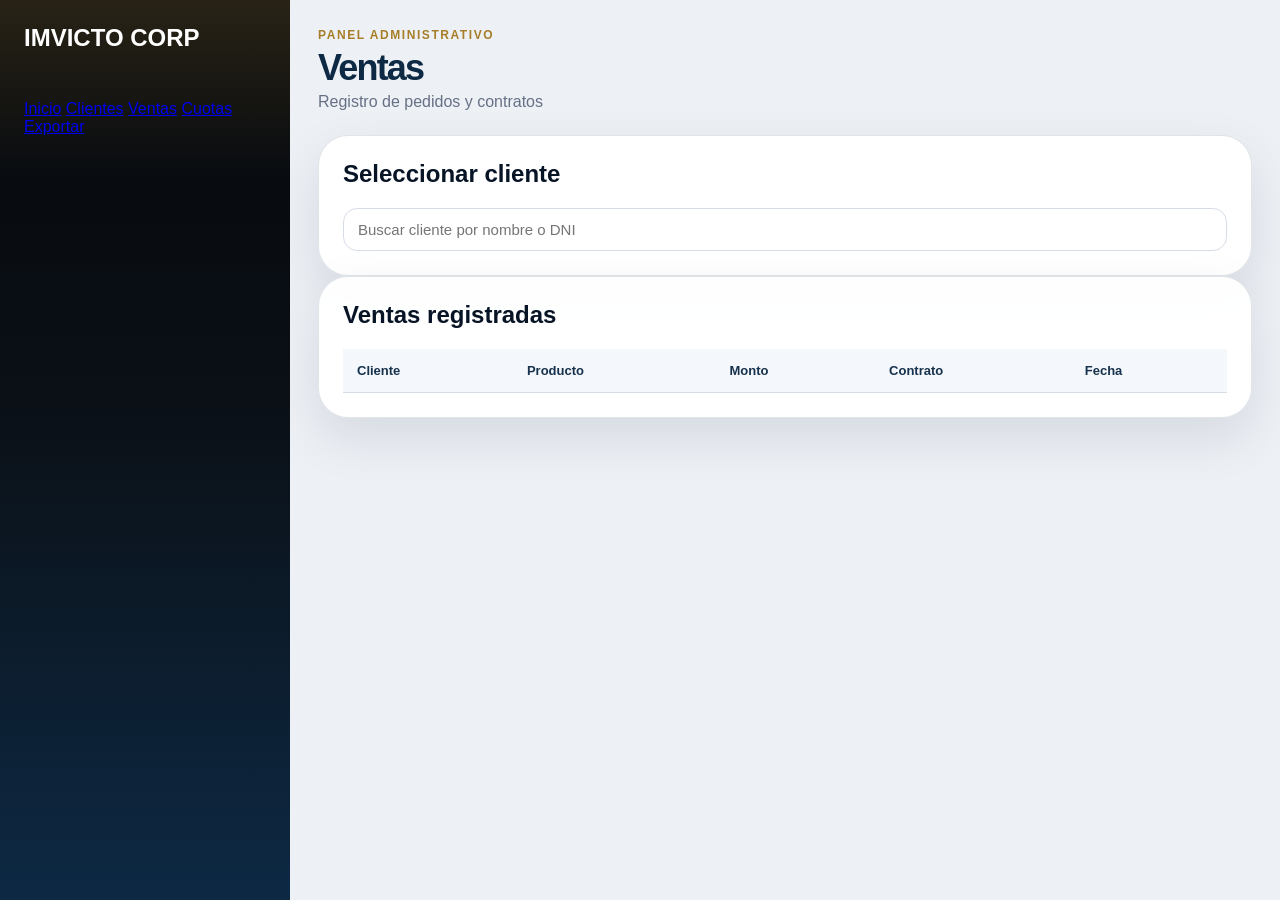
<file: ventas.html>
<!DOCTYPE html>
<html lang="es">

<head>
<meta charset="UTF-8">
<title>Ventas | IMVICTO</title>

<link rel="stylesheet" href="./css/styles.css">
<link rel="stylesheet" href="./css/admin.css">

</head>

<body>

<div class="app-shell">

<aside class="sidebar">

<h2>IMVICTO CORP</h2>

<nav>

<a href="./admin.html">Inicio</a>
<a href="./clientes.html">Clientes</a>
<a class="active" href="./ventas.html">Ventas</a>
<a href="./cuotas.html">Cuotas</a>
<a href="./exportar.html">Exportar</a>

</nav>

</aside>


<main class="main">


<header class="admin-topbar">

<div>

<p class="eyebrow">
PANEL ADMINISTRATIVO
</p>

<h1>Ventas</h1>

<p>
Registro de pedidos y contratos
</p>

</div>

</header>




<section class="admin-panel">


<h2>Seleccionar cliente</h2>


<input 
id="buscarClienteVenta"
placeholder="Buscar cliente por nombre o DNI">


<div id="resultadoClientes"></div>


</section>





<section 
id="formVentaBox"
class="admin-panel"
style="display:none;">


<h2>Nueva venta</h2>


<form id="ventaForm">


<input type="hidden" id="cliente_id" name="cliente_id">



<label>
Cliente
<input id="clienteNombre" disabled>
</label>



<label>
Producto *
<input name="producto" required>
</label>



<label>
Modelo
<input name="modelo">
</label>



<label>
Monto total *
<input 
type="number"
name="monto_total"
required>
</label>



<label>
Tipo contrato *
<select name="tipo_contrato">

<option>
AL CONTADO
</option>

<option>
FINANCIADO
</option>

<option>
SIN INTERESES
</option>

</select>

</label>




<label>
Número de orden
<input name="numero_orden">
</label>



<label>
Vendedor
<input name="vendedor">
</label>



<label>
Regalo
<input name="regalo">
</label>



<label>
Observaciones
<textarea name="observaciones"></textarea>
</label>



<button class="btn primary">
Guardar venta
</button>



</form>


</section>






<section class="admin-panel">


<h2>Ventas registradas</h2>


<table>


<thead>

<tr>

<th>Cliente</th>
<th>Producto</th>
<th>Monto</th>
<th>Contrato</th>
<th>Fecha</th>

</tr>

</thead>


<tbody id="ventasTabla"></tbody>


</table>


</section>





</main>


</div>



<script src="./js/forms.js"></script>
<script src="./js/vendedor.js"></script>


</body>

</html>
</file>
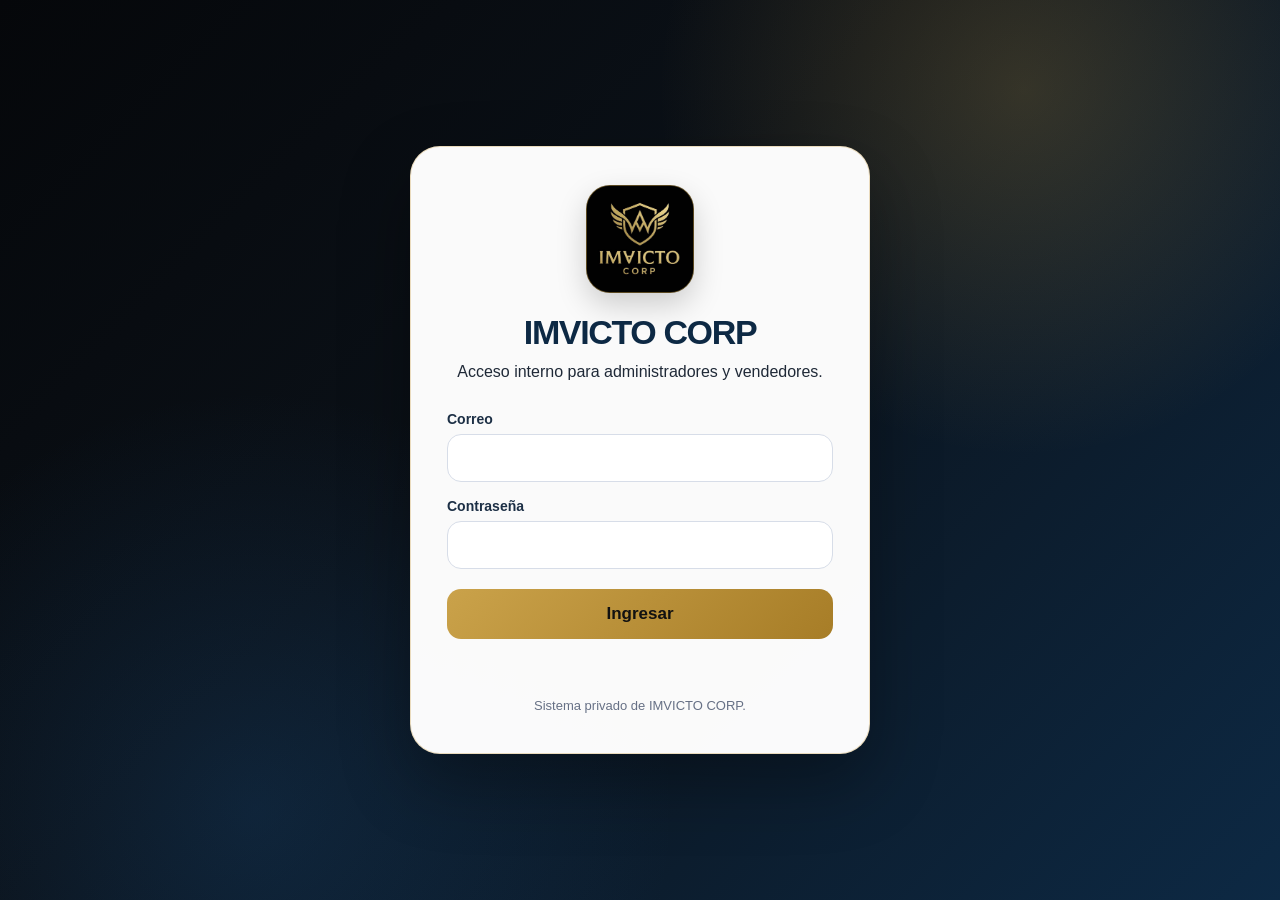
<file: html/login.html>
<!doctype html>
<html lang="es">
<head>
  <meta charset="UTF-8" />
  <meta name="viewport" content="width=device-width, initial-scale=1.0" />

  <title>IMVICTO CORP | Login</title>

  <link rel="icon" type="image/png" href="../img/logo-nofond.png" />
  <link rel="stylesheet" href="../css/login.css" />
</head>

<body>
  <main class="login-page">
    <section class="login-card">
      <div class="logo-box">
        <img src="../img/logo-imvicto.jpg" alt="IMVICTO CORP" />
      </div>

      <h1>IMVICTO CORP</h1>

      <p class="subtitle">
        Acceso interno para administradores y vendedores.
      </p>

      <form id="loginForm" class="login-form">
        <label>
          Correo
          <input id="correo" type="email" autocomplete="email" required />
        </label>

        <label>
          Contraseña
          <input id="clave" type="password" autocomplete="current-password" required />
        </label>

        <button type="submit">
          Ingresar
        </button>

        <p id="loginError" class="error-message"></p>
      </form>

      <p class="note">
        Sistema privado de IMVICTO CORP.
      </p>
    </section>
  </main>

  <script src="../js/config.js"></script>
  <script src="../js/login.js"></script>
</body>
</html>
</file>
<file: css/styles.css>
* {
  box-sizing: border-box;
}

:root {
  --black: #05070a;
  --black-soft: #0b1118;
  --navy: #0d2944;
  --blue: #1d5f9f;
  --blue-soft: #dceaf8;
  --gold: #caa24a;
  --gold-dark: #a77d27;
  --gold-soft: #f6e9bd;
  --bg: #edf1f6;
  --card: #ffffff;
  --text: #071426;
  --muted: #667085;
  --border: #d7dde8;
  --danger: #b42318;
  --danger-soft: #fde7e7;
  --success: #07845b;
  --success-soft: #dcfce7;
  --warning: #a16207;
  --warning-soft: #fef3c7;
  --shadow: 0 18px 42px rgba(7, 20, 38, 0.10);
  --sidebar-width: 290px;
}

html,
body {
  min-height: 100%;
  margin: 0;
}

body {
  font-family: Arial, Helvetica, sans-serif;
  color: var(--text);
  background: var(--bg);
}

button,
input,
select,
textarea {
  font-family: inherit;
}

button {
  cursor: pointer;
}

img {
  display: block;
  max-width: 100%;
}

h1,
h2,
h3,
h4,
p {
  margin-top: 0;
}

.hidden {
  display: none !important;
}

.muted {
  color: var(--muted);
}

.small {
  font-size: 12px;
}

.wide {
  grid-column: 1 / -1;
}

.full {
  width: 100%;
}

.section-space {
  margin-top: 18px;
}

input,
select,
textarea {
  width: 100%;
  border: 1px solid var(--border);
  border-radius: 14px;
  padding: 12px 14px;
  font-size: 15px;
  color: var(--text);
  background: #ffffff;
  outline: none;
}

input:focus,
select:focus,
textarea:focus {
  border-color: var(--gold);
  box-shadow: 0 0 0 4px rgba(202, 162, 74, 0.18);
}

label {
  display: grid;
  gap: 7px;
  font-size: 14px;
  font-weight: 800;
  color: #1c2f45;
}

.btn {
  border: 0;
  border-radius: 14px;
  padding: 12px 16px;
  font-size: 15px;
  font-weight: 900;
  transition: transform 0.15s ease, filter 0.15s ease, background 0.15s ease;
}

.btn:hover {
  transform: translateY(-1px);
}

.btn.primary {
  background: linear-gradient(135deg, var(--gold), var(--gold-dark));
  color: #111111;
}

.btn.secondary {
  background: var(--blue-soft);
  color: var(--navy);
}

.btn.danger {
  background: var(--danger-soft);
  color: var(--danger);
}

.btn.ghost {
  background: transparent;
  border: 1px solid var(--border);
  color: inherit;
}

.btn.mini {
  padding: 7px 10px;
  border-radius: 10px;
  font-size: 12px;
}

.app-shell {
  min-height: 100vh;
  display: grid;
  grid-template-columns: var(--sidebar-width) 1fr;
}

.sidebar {
  min-height: 100vh;
  position: sticky;
  top: 0;
  padding: 24px;
  display: flex;
  flex-direction: column;
  gap: 28px;
  color: #ffffff;
  background:
    linear-gradient(180deg, rgba(202, 162, 74, 0.18), transparent 20%),
    linear-gradient(180deg, #05070a 0%, #0b1118 48%, #0d2944 100%);
}

.sidebar-brand {
  display: flex;
  align-items: center;
  gap: 13px;
}

.sidebar-brand img {
  width: 58px;
  height: 58px;
  object-fit: cover;
  border-radius: 16px;
  background: #000000;
  border: 1px solid rgba(202, 162, 74, 0.45);
}

.sidebar-brand strong {
  display: block;
  font-size: 19px;
  line-height: 1.1;
}

.sidebar-brand span {
  display: block;
  margin-top: 4px;
  font-size: 12px;
  color: rgba(255, 255, 255, 0.65);
}

.nav {
  display: grid;
  gap: 9px;
}

.nav-btn {
  width: 100%;
  border: 1px solid transparent;
  border-radius: 16px;
  padding: 14px 15px;
  text-align: left;
  font-size: 16px;
  font-weight: 900;
  color: rgba(255, 255, 255, 0.74);
  background: transparent;
}

.nav-btn:hover,
.nav-btn.active {
  color: #ffffff;
  background: linear-gradient(90deg, rgba(29, 95, 159, 0.28), rgba(202, 162, 74, 0.14));
  border-color: rgba(202, 162, 74, 0.42);
}

.sidebar-footer {
  margin-top: auto;
  display: grid;
  gap: 12px;
}

.sidebar-footer .small {
  color: rgba(255, 255, 255, 0.68);
}

.main {
  min-width: 0;
  padding: 28px;
}

.topbar {
  display: flex;
  align-items: flex-start;
  justify-content: space-between;
  gap: 18px;
  margin-bottom: 24px;
}

.topbar h1 {
  margin-bottom: 4px;
  font-size: 31px;
  line-height: 1.1;
}

.topbar p {
  margin-bottom: 0;
  color: var(--muted);
  font-size: 16px;
}

.view {
  display: none;
}

.view.active {
  display: block;
}

.grid-4 {
  display: grid;
  grid-template-columns: repeat(4, minmax(160px, 1fr));
  gap: 16px;
}

.grid-3 {
  display: grid;
  grid-template-columns: repeat(3, minmax(180px, 1fr));
  gap: 16px;
}

.grid-2 {
  display: grid;
  grid-template-columns: repeat(2, minmax(260px, 1fr));
  gap: 18px;
}

.panel,
.stat-card {
  background: var(--card);
  border: 1px solid var(--border);
  border-radius: 24px;
  box-shadow: var(--shadow);
}

.panel {
  padding: 22px;
}

.stat-card {
  position: relative;
  overflow: hidden;
  padding: 22px;
}

.stat-card::before {
  content: "";
  position: absolute;
  inset: 0 auto auto 0;
  width: 100%;
  height: 4px;
  background: linear-gradient(90deg, var(--gold), var(--blue));
}

.stat-card span {
  display: block;
  color: var(--muted);
  font-size: 14px;
  font-weight: 800;
}

.stat-card strong {
  display: block;
  margin-top: 8px;
  font-size: 31px;
  line-height: 1;
}

.stat-card.danger strong {
  color: var(--danger);
}

.stat-card.money strong {
  color: var(--success);
}

.panel-header {
  display: flex;
  align-items: flex-start;
  justify-content: space-between;
  gap: 16px;
  margin-bottom: 16px;
}

.panel-header h3 {
  margin-bottom: 4px;
  font-size: 21px;
}

.form-grid {
  display: grid;
  grid-template-columns: repeat(2, minmax(180px, 1fr));
  gap: 15px;
}

.form-grid.cols-3 {
  grid-template-columns: repeat(3, minmax(180px, 1fr));
}

.form-actions {
  display: flex;
  justify-content: flex-end;
  gap: 10px;
  flex-wrap: wrap;
}

.search {
  max-width: 340px;
}

.action-row {
  display: flex;
  align-items: center;
  gap: 8px;
  flex-wrap: wrap;
}

.table-wrap {
  width: 100%;
  overflow: auto;
  border: 1px solid var(--border);
  border-radius: 18px;
  background: #ffffff;
}

.table-wrap.tall {
  max-height: 620px;
}

table {
  width: 100%;
  border-collapse: collapse;
  font-size: 14px;
}

thead th {
  position: sticky;
  top: 0;
  z-index: 1;
  text-align: left;
  color: var(--navy);
  background: #f8fafc;
  font-size: 13px;
  font-weight: 900;
}

th,
td {
  padding: 13px 14px;
  border-bottom: 1px solid var(--border);
  vertical-align: top;
}

tbody tr:hover {
  background: #fbfcff;
}

.badge {
  display: inline-flex;
  min-width: 84px;
  justify-content: center;
  padding: 6px 9px;
  border-radius: 999px;
  font-size: 11px;
  font-weight: 900;
  text-transform: uppercase;
}

.badge.pendiente {
  color: var(--warning);
  background: var(--warning-soft);
}

.badge.vencido {
  color: var(--danger);
  background: var(--danger-soft);
}

.badge.pagado {
  color: var(--success);
  background: var(--success-soft);
}

.list-stack {
  display: grid;
  gap: 12px;
}

.list-item {
  padding: 14px;
  border: 1px solid var(--border);
  border-radius: 16px;
  background: #f8fafc;
}

.list-item strong {
  display: block;
  margin-bottom: 5px;
}

.calendar-layout {
  display: grid;
  grid-template-columns: minmax(420px, 1.3fr) minmax(280px, 0.7fr);
  gap: 18px;
}

.calendar-header {
  display: flex;
  align-items: center;
  justify-content: space-between;
  gap: 16px;
  margin-bottom: 14px;
}

.calendar-header h3 {
  margin: 0;
  text-transform: capitalize;
}

.calendar-weekdays,
.calendar-grid {
  display: grid;
  grid-template-columns: repeat(7, 1fr);
  gap: 7px;
}

.calendar-weekdays {
  margin-bottom: 8px;
  text-align: center;
  color: var(--muted);
  font-size: 12px;
  font-weight: 900;
}

.calendar-grid {
  min-height: 360px;
}

.calendar-day {
  min-height: 72px;
  border: 1px solid var(--border);
  border-radius: 16px;
  padding: 8px;
  background: #ffffff;
}

.calendar-day.empty {
  border: 0;
  background: transparent;
}

.calendar-day.today {
  border-color: var(--blue);
  box-shadow: inset 0 0 0 2px rgba(29, 95, 159, 0.16);
}

.calendar-day.has-events {
  background: linear-gradient(180deg, #ffffff, #fffbef);
}

.calendar-day-number {
  display: block;
  margin-bottom: 8px;
  font-size: 13px;
  font-weight: 900;
}

.calendar-dots {
  display: flex;
  gap: 4px;
  flex-wrap: wrap;
}

.dot {
  display: inline-block;
  width: 8px;
  height: 8px;
  border-radius: 999px;
}

.dot.cita {
  background: var(--blue);
}

.dot.mantenimiento {
  background: var(--gold);
}

.dot.cuota {
  background: var(--danger);
}

.calendar-legend {
  display: flex;
  gap: 14px;
  flex-wrap: wrap;
  margin-top: 14px;
  color: var(--muted);
  font-size: 13px;
}

.calendar-legend span {
  display: inline-flex;
  align-items: center;
  gap: 6px;
}

.toast {
  position: fixed;
  right: 22px;
  bottom: 22px;
  z-index: 80;
  max-width: 520px;
  padding: 15px 18px;
  border-radius: 16px;
  color: #ffffff;
  background: var(--navy);
  box-shadow: 0 18px 40px rgba(0, 0, 0, 0.25);
  font-weight: 800;
}

#modalRoot {
  position: fixed;
  inset: 0;
  z-index: 90;
  display: grid;
  place-items: center;
  padding: 24px;
  background: rgba(5, 7, 10, 0.52);
}

.modal-card {
  width: min(460px, 100%);
  padding: 24px;
  border-radius: 24px;
  background: #ffffff;
  box-shadow: 0 28px 70px rgba(0, 0, 0, 0.34);
}

.modal-card h3 {
  margin-bottom: 8px;
}

.modal-actions {
  display: flex;
  justify-content: flex-end;
  gap: 10px;
  margin-top: 20px;
}

.bono-card {
  overflow: hidden;
  border: 1px solid var(--border);
  border-radius: 20px;
  background: #ffffff;
}

.bono-card img {
  width: 100%;
  height: 220px;
  object-fit: cover;
}

.bono-card-content {
  padding: 14px;
}

@media (max-width: 1180px) {
  .grid-4 {
    grid-template-columns: repeat(2, 1fr);
  }

  .grid-3,
  .grid-2,
  .calendar-layout {
    grid-template-columns: 1fr;
  }
}

@media (max-width: 860px) {
  .app-shell {
    grid-template-columns: 1fr;
  }

  .sidebar {
    position: static;
    min-height: auto;
  }

  .nav {
    grid-template-columns: repeat(2, 1fr);
  }

  .main {
    padding: 20px;
  }

  .form-grid,
  .form-grid.cols-3 {
    grid-template-columns: 1fr;
  }

  .topbar,
  .panel-header {
    flex-direction: column;
    align-items: stretch;
  }
}
</file>
<file: css/admin.css>
.admin-shell {
  background:
    radial-gradient(circle at 85% 0%, rgba(202, 162, 74, 0.12), transparent 28%),
    linear-gradient(135deg, #eef3f9 0%, #e7edf6 100%);
}

.admin-sidebar {
  background:
    linear-gradient(180deg, rgba(202, 162, 74, 0.18), transparent 22%),
    linear-gradient(180deg, #05070a 0%, #0b1118 46%, #0d2944 100%);
}

.admin-main {
  padding: 30px 36px;
}

.admin-topbar {
  display: flex;
  align-items: flex-start;
  justify-content: space-between;
  gap: 18px;
  margin-bottom: 24px;
}

.admin-topbar h1 {
  margin: 0;
  color: var(--navy);
  font-size: 36px;
  line-height: 1;
  letter-spacing: -0.05em;
}

.admin-topbar p {
  margin: 7px 0 0;
  color: var(--muted);
}

.eyebrow {
  margin: 0 0 8px !important;
  color: var(--gold-dark) !important;
  font-size: 12px;
  font-weight: 900;
  letter-spacing: 0.13em;
  text-transform: uppercase;
}

.nav-link {
  width: 100%;
  display: block;
  border: 1px solid transparent;
  border-radius: 16px;
  padding: 14px 15px;
  text-align: left;
  font-size: 16px;
  font-weight: 900;
  color: rgba(255, 255, 255, 0.74);
  background: transparent;
  text-decoration: none;
}

.nav-link:hover {
  color: #ffffff;
  background: linear-gradient(90deg, rgba(29, 95, 159, 0.28), rgba(202, 162, 74, 0.14));
  border-color: rgba(202, 162, 74, 0.42);
}

.admin-stats {
  display: grid;
  grid-template-columns: repeat(4, minmax(170px, 1fr));
  gap: 18px;
}

.admin-stat {
  position: relative;
  overflow: hidden;
  padding: 24px;
  border-radius: 28px;
  background: #ffffff;
  border: 1px solid rgba(13, 41, 68, 0.12);
  box-shadow: 0 18px 42px rgba(7, 20, 38, 0.10);
}

.admin-stat::before {
  content: "";
  position: absolute;
  inset: 0 auto auto 0;
  width: 100%;
  height: 5px;
  background: linear-gradient(90deg, var(--gold), var(--blue));
}

.admin-stat span {
  display: block;
  color: var(--muted);
  font-size: 14px;
  font-weight: 900;
}

.admin-stat strong {
  display: block;
  margin-top: 10px;
  color: var(--navy);
  font-size: 34px;
  line-height: 1;
}

.admin-stat.danger strong {
  color: var(--danger);
}

.admin-stat.money strong {
  color: var(--success);
}

.admin-grid {
  display: grid;
  grid-template-columns: minmax(420px, 1fr) minmax(420px, 1fr);
  gap: 22px;
  align-items: start;
}

.admin-panel {
  padding: 24px;
  border-radius: 30px;
  background: rgba(255, 255, 255, 0.96);
  border: 1px solid rgba(13, 41, 68, 0.12);
  box-shadow: 0 20px 50px rgba(7, 20, 38, 0.10);
}

.admin-panel-head {
  display: flex;
  align-items: flex-start;
  justify-content: space-between;
  gap: 16px;
  margin-bottom: 18px;
}

.admin-panel-head h3 {
  margin: 0;
  color: var(--navy);
  font-size: 24px;
  letter-spacing: -0.04em;
}

.admin-panel-head p {
  margin: 6px 0 0;
  color: var(--muted);
  font-size: 13px;
}

.mini-follow {
  display: grid;
  grid-template-columns: 1fr 1fr;
  gap: 14px;
}

.mini-follow article {
  padding: 18px;
  border: 1px solid rgba(13, 41, 68, 0.12);
  border-radius: 20px;
  background: linear-gradient(135deg, #ffffff, #f8fbff);
}

.mini-follow span {
  display: block;
  color: var(--muted);
  font-weight: 900;
  font-size: 13px;
}

.mini-follow strong {
  display: block;
  margin-top: 8px;
  color: var(--navy);
  font-size: 32px;
}

.form-grid {
  display: grid;
  grid-template-columns: repeat(2, minmax(180px, 1fr));
  gap: 15px;
}

.wide {
  grid-column: 1 / -1;
}

.admin-filter-row {
  display: flex;
  flex-wrap: wrap;
  gap: 10px;
}

.admin-filter-row select,
.admin-filter-row input {
  max-width: 260px;
}

.table-wrap {
  width: 100%;
  overflow: auto;
  border: 1px solid var(--border);
  border-radius: 18px;
  background: #ffffff;
}

.table-wrap.tall {
  max-height: 620px;
}

.empty-row {
  color: var(--muted);
  text-align: center;
  padding: 20px !important;
}

.client-name {
  font-weight: 900;
  color: var(--navy);
}

.client-sub {
  margin-top: 3px;
  color: var(--muted);
  font-size: 12px;
}

.row-actions {
  display: flex;
  gap: 8px;
  flex-wrap: wrap;
}

.badge {
  display: inline-flex;
  justify-content: center;
  padding: 6px 10px;
  border-radius: 999px;
  font-size: 11px;
  font-weight: 900;
  text-transform: uppercase;
}

.badge.pendiente {
  color: var(--warning);
  background: var(--warning-soft);
}

.badge.vencido {
  color: var(--danger);
  background: var(--danger-soft);
}

.badge.pagado {
  color: var(--success);
  background: var(--success-soft);
}

.detail-box {
  display: grid;
  gap: 8px;
}

.detail-box div {
  padding: 10px;
  border-radius: 12px;
  background: #f8fafc;
  border: 1px solid var(--border);
}

.toast {
  position: fixed;
  right: 22px;
  bottom: 22px;
  z-index: 99;
  padding: 15px 18px;
  border-radius: 16px;
  color: #ffffff;
  background: var(--navy);
  box-shadow: 0 20px 44px rgba(0, 0, 0, 0.22);
  font-weight: 900;
}

#modalRoot {
  position: fixed;
  inset: 0;
  z-index: 100;
  display: grid;
  place-items: center;
  padding: 24px;
  background: rgba(5, 7, 10, 0.52);
}

.modal-card {
  width: min(460px, 100%);
  padding: 24px;
  border-radius: 24px;
  background: #ffffff;
  box-shadow: 0 28px 70px rgba(0, 0, 0, 0.34);
}

.modal-card h3 {
  margin-bottom: 8px;
  color: var(--navy);
}

.modal-actions {
  display: flex;
  justify-content: flex-end;
  gap: 10px;
  margin-top: 20px;
}

@media (max-width: 1240px) {
  .admin-stats {
    grid-template-columns: repeat(2, 1fr);
  }

  .admin-grid {
    grid-template-columns: 1fr;
  }
}

@media (max-width: 820px) {
  .admin-main {
    padding: 22px;
  }

  .admin-topbar,
  .admin-panel-head {
    flex-direction: column;
  }

  .form-grid {
    grid-template-columns: 1fr;
  }

  .admin-stats,
  .mini-follow {
    grid-template-columns: 1fr;
  }
}
/* CLIENTES */

#clienteVentaForm{
display:flex;
flex-direction:column;
gap:20px;
}

.form-section{
background:#f8fafc;
border-radius:16px;
padding:20px;
border:1px solid #e5eaf1;
}

.form-section h4{
margin-bottom:18px;
font-size:14px;
color:#12304a;
}


.two-columns{
display:grid;
grid-template-columns:1fr 1fr;
gap:18px;
}


.three-columns{
display:grid;
grid-template-columns:repeat(3,1fr);
gap:18px;
}


.form-section label{
display:flex;
flex-direction:column;
gap:7px;
font-size:13px;
font-weight:700;
color:#26384c;
}


.form-section input,
.form-section select,
.form-section textarea{

width:100%;
height:42px;
padding:10px 12px;

border-radius:10px;
border:1px solid #d6dfeb;

background:white;

font-size:14px;

box-sizing:border-box;

}


.form-section textarea{
height:90px;
resize:none;
}


.form-actions{
display:flex;
align-items:center;
justify-content:center;
}


#clienteVentaForm button{

height:55px;
border-radius:12px;

background:#c89b3c;
color:white;

font-weight:800;

border:none;

cursor:pointer;

font-size:15px;

}


/* TABLAS */

.admin-panel table{

width:100%;
border-collapse:collapse;

}


.admin-panel th{

text-align:left;

padding:14px;

font-size:13px;

color:#17324d;

background:#f4f7fb;

}


.admin-panel td{

padding:14px;

border-bottom:1px solid #e6edf5;

font-size:14px;

}


.btn-edit{

background:#eef2f7;
border:none;
padding:8px 14px;
border-radius:8px;
cursor:pointer;

}


.btn-delete{

background:#ffe7e7;
color:#c62828;

border:none;
padding:8px 14px;
border-radius:8px;
cursor:pointer;

}


.btn-view{

background:#dbeafe;
color:#123;

border:none;
padding:8px 14px;
border-radius:8px;
cursor:pointer;

}

.cuota-card{
background:white;
border-radius:14px;
padding:15px;
border:1px solid #e5eaf0;
}


.cuota-card summary{
cursor:pointer;
list-style:none;
}


.cuota-header{
display:flex;
justify-content:space-between;
align-items:center;
}


.cuota-list{
margin-top:15px;
display:flex;
flex-direction:column;
gap:10px;
}


.cuota-item{
display:flex;
justify-content:space-between;
align-items:center;
padding:12px;
background:#f7f9fc;
border-radius:10px;
}


.pagada{
color:#15803d;
font-weight:700;
}


.pendiente{
color:#b45309;
font-weight:700;
}

.cuota-box{
background:white;
border-radius:14px;
padding:15px;
border:1px solid #ddd;
}


.cuota-box summary{
cursor:pointer;
}


.cuotas-list{
margin-top:15px;
display:flex;
flex-direction:column;
gap:10px;
}


.cuota-item{
display:flex;
justify-content:space-between;
align-items:center;
background:#f7f7f7;
padding:12px;
border-radius:10px;
}


.estado-pagada{
color:green;
font-weight:700;
}


.estado-pendiente{
color:#b45309;
font-weight:700;
}

.estado-pagada{

background:#dcfce7;
color:#15803d;
padding:6px 12px;
border-radius:20px;
font-size:12px;
font-weight:800;

}


.estado-pendiente{

background:#fef3c7;
color:#b45309;
padding:6px 12px;
border-radius:20px;
font-size:12px;
font-weight:800;

}


.btn-small{

margin-top:8px;
background:#c89b3c;
color:white;
border:none;
padding:7px 14px;
border-radius:8px;
cursor:pointer;
font-weight:700;

}



.modal{

position:fixed;
inset:0;
background:rgba(0,0,0,.5);
display:flex;
justify-content:center;
align-items:center;
z-index:999;

}



.modal.hidden{

display:none;

}



.modal-content{

background:white;
padding:30px;
border-radius:20px;
width:350px;

}



.modal-content input{

width:100%;
padding:12px;
margin:15px 0;
border-radius:10px;
border:1px solid #ddd;

}

/* ==========================================
   CALENDARIO DE CUOTAS
========================================== */


#calendarioCuotas{

margin-bottom:25px;

}


.calendar-grid{

display:grid;

grid-template-columns:
repeat(auto-fit,minmax(150px,1fr));

gap:15px;

}



.calendar-day{

padding:18px;

border-radius:18px;

background:white;

border:1px solid #e5eaf1;

box-shadow:
0 10px 25px rgba(7,20,38,.08);

font-size:14px;

line-height:1.6;

transition:.2s;

}



.calendar-day:hover{

transform:translateY(-3px);

}



.calendar-day strong{

font-size:16px;

color:var(--navy);

}




.calendar-day.pendiente{

border-left:
6px solid #d97706;

}



.calendar-day.pagada{

border-left:
6px solid #16a34a;

}



.calendar-day.vencida{

border-left:
6px solid #dc2626;

}





/* ==========================================
   TARJETAS CUOTAS
========================================== */


.cuota-card{

background:white;

border-radius:24px;

padding:22px;

margin-bottom:18px;

border:
1px solid rgba(13,41,68,.12);

box-shadow:
0 15px 35px rgba(7,20,38,.08);

}



.cuota-header{

display:flex;

justify-content:space-between;

align-items:center;

padding-bottom:15px;

border-bottom:
1px solid #edf1f7;

}



.cuota-header strong{

font-size:18px;

color:var(--navy);

}




.cuota-list{

display:flex;

flex-direction:column;

gap:12px;

margin-top:18px;

}



.cuota-item{

display:flex;

justify-content:space-between;

align-items:center;

background:#f8fafc;

padding:16px;

border-radius:16px;

}




.cuota-item small{

color:#64748b;

}




.pendiente{

background:#fef3c7;

color:#92400e;

padding:6px 12px;

border-radius:999px;

font-weight:800;

font-size:12px;

}



.pagada{

background:#dcfce7;

color:#166534;

padding:6px 12px;

border-radius:999px;

font-weight:800;

font-size:12px;

}



.vencida{

background:#fee2e2;

color:#991b1b;

padding:6px 12px;

border-radius:999px;

font-weight:800;

font-size:12px;

}




/* ==========================================
   MODAL PAGO
========================================== */


.modal-overlay{

position:fixed;

inset:0;

background:
rgba(0,0,0,.55);

display:flex;

align-items:center;

justify-content:center;

z-index:9999;

}



.modal-card{

width:380px;

max-width:90%;

background:white;

padding:30px;

border-radius:25px;

box-shadow:
0 30px 80px rgba(0,0,0,.35);

}



.modal-card h3{

margin-top:0;

color:var(--navy);

}



.modal-card input{

width:100%;

margin-top:10px;

padding:12px;

border-radius:12px;

border:1px solid #d6dfeb;

}



.modal-actions{

display:flex;

justify-content:flex-end;

gap:12px;

margin-top:25px;

}
/* ==========================================
   MODAL VENTA
========================================== */


.venta-modal{

max-height:85vh;

overflow:auto;

}



.venta-section{

background:#f8fafc;

border-radius:16px;

padding:15px;

margin-bottom:15px;

}



.venta-section h4{

margin-top:0;

color:var(--navy);

}



.venta-mini{

background:white;

padding:12px;

border-radius:12px;

margin-top:10px;

border:1px solid #e5eaf1;

}

/* ==========================================
   ORDENES CLIENTE
========================================== */


.cliente-ordenes{

display:flex;

flex-direction:column;

gap:8px;

margin-top:10px;

}



.orden-mini{

background:#f8fafc;

border:1px solid #e5eaf1;

padding:10px;

border-radius:12px;

font-size:13px;

}



.orden-mini strong{

color:var(--gold-dark);

}

/* ==========================================
   BUSCADOR VENTAS
========================================== */


mark{

background:#f5d77a;

color:#0b2945;

padding:2px 4px;

border-radius:5px;

font-weight:900;

}





/* ==========================================
   MODAL VENTA
========================================== */


.modal-overlay{

position:fixed;

inset:0;

background:
rgba(5,7,10,.55);

display:flex;

align-items:center;

justify-content:center;

z-index:9999;

padding:20px;

}




.modal-card{

background:white;

width:min(520px,100%);

max-height:90vh;

overflow:auto;

padding:30px;

border-radius:28px;

box-shadow:
0 25px 70px rgba(0,0,0,.35);

}




.venta-modal h2{

margin-top:0;

color:var(--navy);

font-size:28px;

}





.venta-section{

background:#f8fafc;

border:1px solid #e5eaf1;

border-radius:18px;

padding:16px;

margin-bottom:15px;

}



.venta-section h4{

margin:0 0 10px;

color:var(--navy);

font-size:15px;

}





.venta-section p{

margin:7px 0;

color:#475569;

}





.venta-mini{

background:white;

border:1px solid #e5eaf1;

border-radius:12px;

padding:12px;

margin-top:10px;

}





.venta-mini strong{

color:var(--gold-dark);

}

/* ==========================================
   CLIENTES DESPLEGABLES
========================================== */


.cliente-box{

background:white;

border-radius:22px;

padding:18px;

border:
1px solid #e5eaf1;

box-shadow:
0 10px 30px rgba(7,20,38,.06);

}



.cliente-box summary{

cursor:pointer;

list-style:none;

}



.cliente-header{

display:flex;

justify-content:space-between;

align-items:center;

}



.cliente-header strong{

font-size:18px;

color:var(--navy);

}



.cliente-header div:last-child{

background:#f5d77a;

color:#0b2945;

padding:8px 14px;

border-radius:999px;

font-weight:800;

font-size:13px;

}



.cliente-ordenes{

margin-top:18px;

display:flex;

flex-direction:column;

gap:12px;

}



.orden-card{

background:#f8fafc;

border:
1px solid #e5eaf1;

border-radius:16px;

padding:15px;

line-height:1.7;

}



.orden-card strong{

color:var(--gold-dark);

}



.cliente-actions{

display:flex;

gap:10px;

margin-top:15px;

}
</file>
<file: css/login.css>
* {
  box-sizing: border-box;
}

:root {
  --black: #05070a;
  --black-soft: #0b1118;
  --navy: #0d2944;
  --blue: #1d5f9f;
  --gold: #caa24a;
  --gold-dark: #a77d27;
  --white: #ffffff;
  --text: #071426;
  --muted: #667085;
  --border: #d7dde8;
  --danger: #b42318;
}

html,
body {
  min-height: 100%;
  margin: 0;
}

body {
  font-family: Arial, Helvetica, sans-serif;
  color: var(--text);
}

.login-page {
  min-height: 100vh;
  width: 100%;
  display: grid;
  place-items: center;
  padding: 24px;
  background:
    radial-gradient(circle at 80% 10%, rgba(202, 162, 74, 0.22), transparent 28%),
    radial-gradient(circle at 20% 90%, rgba(29, 95, 159, 0.22), transparent 32%),
    linear-gradient(135deg, #05070a 0%, #0b1118 42%, #0d2944 100%);
}

.login-card {
  width: min(460px, 100%);
  background: rgba(255, 255, 255, 0.98);
  border: 1px solid rgba(202, 162, 74, 0.35);
  border-radius: 30px;
  padding: 38px 36px;
  box-shadow: 0 28px 70px rgba(0, 0, 0, 0.32);
  text-align: center;
}

.logo-box {
  width: 108px;
  height: 108px;
  margin: 0 auto 22px;
  border-radius: 24px;
  overflow: hidden;
  background: #000;
  border: 1px solid rgba(202, 162, 74, 0.45);
  box-shadow: 0 12px 30px rgba(0, 0, 0, 0.18);
}

.logo-box img {
  width: 100%;
  height: 100%;
  object-fit: cover;
  display: block;
}

.login-card h1 {
  margin: 0 0 10px;
  font-size: 34px;
  line-height: 1.05;
  letter-spacing: -0.04em;
  color: var(--navy);
  font-weight: 900;
}

.subtitle {
  margin: 0 0 28px;
  color: #1f2937;
  font-size: 16px;
  line-height: 1.4;
}

.login-form {
  display: grid;
  gap: 16px;
  text-align: left;
}

.login-form label {
  display: grid;
  gap: 7px;
  font-size: 14px;
  font-weight: 800;
  color: #1c2f45;
}

.login-form input {
  width: 100%;
  height: 48px;
  border: 1px solid var(--border);
  border-radius: 14px;
  padding: 0 14px;
  font-size: 15px;
  font-weight: 700;
  color: var(--text);
  background: #ffffff;
  outline: none;
}

.login-form input:focus {
  border-color: var(--gold);
  box-shadow: 0 0 0 4px rgba(202, 162, 74, 0.18);
}

.login-form button {
  width: 100%;
  height: 50px;
  margin-top: 4px;
  border: 0;
  border-radius: 14px;
  background: linear-gradient(135deg, var(--gold), var(--gold-dark));
  color: #111111;
  font-size: 17px;
  font-weight: 900;
  cursor: pointer;
  transition: transform 0.15s ease, filter 0.15s ease;
}

.login-form button:hover {
  transform: translateY(-1px);
  filter: brightness(1.04);
}

.login-form button:active {
  transform: translateY(0);
}

.error-message {
  min-height: 20px;
  margin: 0;
  color: var(--danger);
  font-size: 14px;
  font-weight: 800;
  text-align: center;
}

.note {
  margin: 22px 0 0;
  color: var(--muted);
  font-size: 13px;
  line-height: 1.4;
}

@media (max-width: 520px) {
  .login-card {
    padding: 30px 24px;
    border-radius: 24px;
  }

  .login-card h1 {
    font-size: 29px;
  }

  .logo-box {
    width: 92px;
    height: 92px;
  }
}
</file>
<file: css/seguimiento.css>
.follow-shell {
  background:
    radial-gradient(circle at 75% 0%, rgba(202, 162, 74, 0.16), transparent 28%),
    radial-gradient(circle at 95% 45%, rgba(29, 95, 159, 0.12), transparent 30%),
    linear-gradient(135deg, #eef3f9 0%, #e7edf6 100%);
}

.follow-sidebar {
  background:
    linear-gradient(180deg, rgba(202, 162, 74, 0.18), transparent 22%),
    linear-gradient(180deg, #05070a 0%, #0b1118 46%, #0d2944 100%);
}

.nav-link {
  width: 100%;
  display: block;
  border: 1px solid transparent;
  border-radius: 16px;
  padding: 14px 15px;
  text-align: left;
  font-size: 16px;
  font-weight: 900;
  color: rgba(255, 255, 255, 0.74);
  background: transparent;
  text-decoration: none;
}

.nav-link:hover {
  color: #ffffff;
  background: linear-gradient(90deg, rgba(29, 95, 159, 0.28), rgba(202, 162, 74, 0.14));
  border-color: rgba(202, 162, 74, 0.42);
}

.follow-main {
  padding: 30px 36px;
}

.follow-hero {
  min-height: 190px;
  padding: 32px;
  border-radius: 34px;
  color: white;
  background:
    radial-gradient(circle at 88% 0%, rgba(202, 162, 74, 0.20), transparent 24%),
    linear-gradient(135deg, #05070a 0%, #071426 46%, #0d2944 100%);
  display: flex;
  align-items: flex-start;
  justify-content: space-between;
  gap: 22px;
  box-shadow: 0 24px 60px rgba(7, 20, 38, 0.18);
}

.eyebrow {
  margin: 0 0 10px !important;
  color: #f4cf7a !important;
  font-size: 12px;
  font-weight: 900;
  letter-spacing: 0.14em;
  text-transform: uppercase;
}

.follow-hero h1 {
  margin: 0;
  font-size: 42px;
  line-height: 1;
  letter-spacing: -0.06em;
}

.follow-hero p {
  max-width: 680px;
  margin: 12px 0 0;
  color: rgba(255, 255, 255, 0.75);
  line-height: 1.45;
}

.follow-stats {
  display: grid;
  grid-template-columns: repeat(4, minmax(170px, 1fr));
  gap: 18px;
  margin-top: 24px;
}

.follow-stats article {
  position: relative;
  overflow: hidden;
  padding: 24px;
  border-radius: 28px;
  background: white;
  border: 1px solid rgba(13, 41, 68, 0.12);
  box-shadow: 0 18px 42px rgba(7, 20, 38, 0.10);
}

.follow-stats article::before {
  content: "";
  position: absolute;
  inset: 0 auto auto 0;
  width: 100%;
  height: 5px;
  background: linear-gradient(90deg, var(--gold), var(--blue));
}

.follow-stats span {
  display: block;
  color: var(--muted);
  font-size: 13px;
  font-weight: 900;
}

.follow-stats strong {
  display: block;
  margin-top: 10px;
  color: var(--navy);
  font-size: 34px;
}

.follow-panel {
  padding: 24px;
  border-radius: 30px;
  background: rgba(255, 255, 255, 0.96);
  border: 1px solid rgba(13, 41, 68, 0.12);
  box-shadow: 0 20px 50px rgba(7, 20, 38, 0.10);
  margin-top: 24px;
}

.follow-panel-head {
  display: flex;
  justify-content: space-between;
  align-items: flex-start;
  gap: 16px;
  margin-bottom: 18px;
}

.follow-panel-head h3 {
  margin: 0;
  color: var(--navy);
  font-size: 25px;
  letter-spacing: -0.04em;
}

.follow-panel-head p {
  margin: 6px 0 0;
  color: var(--muted);
  font-size: 13px;
}

.follow-filters {
  display: grid;
  grid-template-columns: 1fr 1fr 170px 170px 1.5fr;
  gap: 14px;
}

.follow-grid {
  display: grid;
  grid-template-columns: minmax(520px, 1.25fr) minmax(320px, 0.75fr);
  gap: 24px;
}

.calendar-actions {
  display: flex;
  align-items: center;
  gap: 10px;
}

.calendar-actions strong {
  min-width: 165px;
  text-align: center;
  color: var(--navy);
  text-transform: capitalize;
}

.follow-weekdays,
.follow-calendar-grid {
  display: grid;
  grid-template-columns: repeat(7, 1fr);
  gap: 9px;
}

.follow-weekdays {
  margin-bottom: 9px;
  text-align: center;
  color: var(--muted);
  font-size: 12px;
  font-weight: 900;
}

.follow-calendar-grid {
  min-height: 430px;
}

.follow-day {
  min-height: 78px;
  padding: 10px;
  border: 1px solid var(--border);
  border-radius: 20px;
  background: white;
}

.follow-day.empty {
  border: 0;
  background: transparent;
}

.follow-day.today {
  border-color: var(--blue);
  box-shadow: inset 0 0 0 2px rgba(29, 95, 159, 0.16);
}

.follow-day.has-events {
  background: linear-gradient(180deg, #ffffff, #fff8df);
}

.follow-day-number {
  display: block;
  margin-bottom: 8px;
  color: var(--navy);
  font-size: 14px;
  font-weight: 900;
}

.follow-day-dots {
  display: flex;
  flex-wrap: wrap;
  gap: 5px;
}

.dot {
  display: inline-block;
  width: 8px;
  height: 8px;
  border-radius: 999px;
}

.demo-dot {
  background: var(--blue);
}

.mantenimiento-dot {
  background: var(--gold);
}

.follow-legend {
  display: flex;
  gap: 16px;
  margin-top: 16px;
  color: var(--muted);
  font-size: 13px;
}

.follow-legend span {
  display: inline-flex;
  align-items: center;
  gap: 7px;
}

.seller-summary {
  display: grid;
  gap: 12px;
}

.seller-card {
  padding: 16px;
  border-radius: 18px;
  border: 1px solid rgba(13, 41, 68, 0.10);
  background: linear-gradient(135deg, #ffffff, #f8fbff);
}

.seller-card strong {
  display: block;
  color: var(--navy);
  margin-bottom: 8px;
}

.seller-card div {
  display: flex;
  flex-wrap: wrap;
  gap: 8px;
  color: var(--muted);
  font-size: 13px;
}

.follow-list {
  display: grid;
  gap: 14px;
}

.follow-list:empty::before,
.seller-summary:empty::before {
  content: "No hay registros para mostrar.";
  display: block;
  padding: 16px;
  border: 1px dashed var(--border);
  border-radius: 16px;
  color: var(--muted);
  background: #f8fafc;
}

.follow-card {
  padding: 18px;
  border: 1px solid rgba(13, 41, 68, 0.10);
  border-radius: 20px;
  background: linear-gradient(135deg, #ffffff, #f8fbff);
}

.follow-card.demo {
  border-left: 6px solid var(--blue);
}

.follow-card.mantenimiento {
  border-left: 6px solid var(--gold);
}

.follow-card-top {
  display: flex;
  justify-content: space-between;
  gap: 16px;
}

.follow-card strong {
  display: block;
  color: var(--navy);
  font-size: 17px;
}

.follow-meta {
  display: flex;
  flex-wrap: wrap;
  gap: 9px;
  margin-top: 8px;
  color: var(--muted);
  font-size: 13px;
}

.follow-address {
  margin-top: 10px;
  color: #344054;
  font-size: 13px;
}

.follow-notes {
  margin: 10px 0 0;
  color: var(--muted);
  font-size: 13px;
}

.follow-badge {
  width: fit-content;
  height: fit-content;
  padding: 6px 11px;
  border-radius: 999px;
  font-size: 11px;
  font-weight: 900;
  text-transform: uppercase;
}

.follow-badge.demo {
  background: var(--blue-soft);
  color: var(--navy);
}

.follow-badge.mantenimiento {
  background: var(--gold-soft);
  color: #755400;
}

.toast {
  position: fixed;
  right: 22px;
  bottom: 22px;
  z-index: 99;
  padding: 15px 18px;
  border-radius: 16px;
  color: #ffffff;
  background: var(--navy);
  box-shadow: 0 20px 44px rgba(0, 0, 0, 0.22);
  font-weight: 900;
}

@media (max-width: 1280px) {
  .follow-stats {
    grid-template-columns: repeat(2, 1fr);
  }

  .follow-grid,
  .follow-filters {
    grid-template-columns: 1fr;
  }
}

@media (max-width: 820px) {
  .follow-main {
    padding: 22px;
  }

  .follow-hero,
  .follow-panel-head,
  .follow-card-top {
    flex-direction: column;
  }

  .follow-stats {
    grid-template-columns: 1fr;
  }

  .follow-calendar-grid {
    min-height: auto;
  }

  .follow-day {
    min-height: 58px;
    border-radius: 14px;
  }
}
</file>
<file: css/vendedor.css>
.seller-shell {
  background:
    radial-gradient(circle at 76% 0%, rgba(202, 162, 74, 0.17), transparent 28%),
    radial-gradient(circle at 100% 35%, rgba(29, 95, 159, 0.12), transparent 30%),
    linear-gradient(135deg, #eef3f9 0%, #e7edf6 100%);
}

.seller-sidebar {
  background:
    linear-gradient(180deg, rgba(202, 162, 74, 0.18), transparent 22%),
    linear-gradient(180deg, #05070a 0%, #0b1118 46%, #0d2944 100%);
}

.seller-nav {
  margin-top: 26px;
}

.seller-side-card {
  margin-top: 24px;
  padding: 18px;
  border: 1px solid rgba(202, 162, 74, 0.35);
  border-radius: 22px;
  background: linear-gradient(135deg, rgba(202, 162, 74, 0.16), rgba(29, 95, 159, 0.12));
}

.seller-side-card span {
  display: block;
  margin-bottom: 8px;
  color: #ffe4a3;
  font-size: 12px;
  font-weight: 900;
  text-transform: uppercase;
  letter-spacing: 0.08em;
}

.seller-side-card strong {
  display: block;
  color: #ffffff;
  font-size: 15px;
  line-height: 1.35;
}

.seller-main {
  padding: 30px 36px;
}

.seller-hero {
  min-height: 172px;
  padding: 30px;
  margin-bottom: 24px;
  border-radius: 34px;
  color: #ffffff;
  background:
    radial-gradient(circle at 92% 0%, rgba(202, 162, 74, 0.18), transparent 24%),
    linear-gradient(135deg, #05070a 0%, #071426 46%, #0d2944 100%);
  display: flex;
  align-items: stretch;
  justify-content: space-between;
  gap: 22px;
  box-shadow: 0 24px 60px rgba(7, 20, 38, 0.18);
}

.eyebrow {
  margin: 0 0 10px !important;
  color: #f4cf7a !important;
  font-size: 12px;
  font-weight: 900;
  letter-spacing: 0.14em;
  text-transform: uppercase;
}

.eyebrow.dark {
  color: var(--gold-dark) !important;
}

.seller-hero h1 {
  margin: 0;
  font-size: 44px;
  line-height: 1;
  letter-spacing: -0.06em;
}

.seller-hero p {
  max-width: 700px;
  margin: 12px 0 0;
  color: rgba(255, 255, 255, 0.78);
  line-height: 1.45;
}

.hero-mini-stats {
  min-width: 390px;
  display: grid;
  grid-template-columns: 1fr 1fr;
  gap: 16px;
}

.hero-mini-stats article,
.quick-panel,
.seller-panel,
.video-card,
.leader-panel {
  background: rgba(255, 255, 255, 0.96);
  border: 1px solid rgba(13, 41, 68, 0.12);
  box-shadow: 0 20px 50px rgba(7, 20, 38, 0.10);
}

.hero-mini-stats article {
  position: relative;
  overflow: hidden;
  padding: 22px;
  border-radius: 26px;
}

.hero-mini-stats article::before {
  content: "";
  position: absolute;
  inset: 0 auto auto 0;
  width: 100%;
  height: 5px;
  background: linear-gradient(90deg, var(--gold), var(--blue));
}

.hero-mini-stats span {
  display: block;
  color: var(--muted);
  font-size: 13px;
  font-weight: 900;
}

.hero-mini-stats strong {
  display: block;
  margin-top: 10px;
  color: var(--navy);
  font-size: 36px;
}

.view {
  display: none;
}

.view.active {
  display: block;
}

.leader-panel {
  display: grid;
  grid-template-columns: minmax(300px, 0.85fr) minmax(260px, 0.65fr) minmax(360px, 1fr);
  gap: 22px;
  align-items: center;
  padding: 26px;
  border-radius: 30px;
  overflow: hidden;
  position: relative;
}

.leader-panel::before {
  content: "";
  position: absolute;
  inset: 0 auto auto 0;
  height: 6px;
  width: 100%;
  background: linear-gradient(90deg, var(--gold), var(--blue));
}

.leader-panel h2 {
  margin: 0;
  color: var(--navy);
  font-size: 30px;
  line-height: 1;
  letter-spacing: -0.05em;
}

.leader-panel p {
  margin: 9px 0 0;
  color: var(--muted);
  line-height: 1.4;
}

.leader-winner {
  padding: 20px;
  border-radius: 24px;
  color: white;
  background:
    radial-gradient(circle at 90% 0%, rgba(202, 162, 74, 0.25), transparent 28%),
    linear-gradient(135deg, #05070a, #0d2944);
}

.leader-winner:empty::before {
  content: "Sin gestiones esta semana.";
  color: rgba(255, 255, 255, 0.75);
}

.leader-winner span {
  display: block;
  color: #f4cf7a;
  font-size: 12px;
  font-weight: 900;
  letter-spacing: 0.12em;
  text-transform: uppercase;
}

.leader-winner strong {
  display: block;
  margin-top: 8px;
  font-size: 28px;
  line-height: 1;
}

.leader-winner small {
  display: block;
  margin-top: 8px;
  color: rgba(255, 255, 255, 0.72);
}

.leader-ranking {
  display: grid;
  gap: 10px;
}

.leader-row {
  display: grid;
  grid-template-columns: 36px 1fr auto;
  gap: 12px;
  align-items: center;
  padding: 12px;
  border: 1px solid rgba(13, 41, 68, 0.10);
  border-radius: 16px;
  background: linear-gradient(135deg, #ffffff, #f8fbff);
}

.leader-position {
  width: 32px;
  height: 32px;
  display: grid;
  place-items: center;
  border-radius: 999px;
  color: #ffffff;
  background: var(--navy);
  font-weight: 900;
}

.leader-name {
  color: var(--navy);
  font-weight: 900;
}

.leader-score {
  color: var(--gold-dark);
  font-weight: 900;
}

.inicio-grid {
  display: grid;
  grid-template-columns: minmax(520px, 1.1fr) minmax(360px, 0.9fr);
  gap: 24px;
  align-items: start;
}

.quick-panel,
.seller-panel {
  padding: 26px;
  border-radius: 30px;
}

.quick-header {
  margin-bottom: 18px;
}

.quick-header span {
  color: var(--gold-dark);
  font-size: 12px;
  font-weight: 900;
  letter-spacing: 0.12em;
  text-transform: uppercase;
}

.quick-header h2 {
  margin: 8px 0 8px;
  color: var(--navy);
  font-size: 32px;
  letter-spacing: -0.05em;
}

.quick-header p {
  margin: 0;
  color: var(--muted);
  line-height: 1.4;
}

.sync-btn {
  margin-bottom: 18px;
}

.quick-form {
  display: grid;
  grid-template-columns: 1fr 1fr;
  gap: 15px;
}

.quick-form .wide {
  grid-column: 1 / -1;
}

.quick-form button {
  grid-column: 1 / -1;
}

.vertical-agenda {
  display: grid;
  gap: 24px;
}

.agenda-block {
  min-height: 285px;
}

.seller-panel-head {
  display: flex;
  justify-content: space-between;
  align-items: flex-start;
  gap: 16px;
  margin-bottom: 18px;
}

.seller-panel-head h3 {
  margin: 0;
  color: var(--navy);
  font-size: 25px;
  line-height: 1;
  letter-spacing: -0.04em;
}

.seller-panel-head p {
  margin: 7px 0 0;
  color: var(--muted);
  font-size: 13px;
}

.calendar-actions {
  display: flex;
  align-items: center;
  gap: 10px;
}

.calendar-actions strong {
  min-width: 165px;
  text-align: center;
  color: var(--navy);
  text-transform: capitalize;
}

.seller-weekdays,
.seller-calendar-grid {
  display: grid;
  grid-template-columns: repeat(7, 1fr);
  gap: 9px;
}

.seller-weekdays {
  margin-bottom: 9px;
  text-align: center;
  color: var(--muted);
  font-size: 12px;
  font-weight: 900;
}

.seller-calendar-grid {
  min-height: 430px;
}

.seller-day {
  min-height: 95px;
  padding: 10px;
  border: 1px solid var(--border);
  border-radius: 20px;
  background: #ffffff;
}

.seller-day.empty {
  border: 0;
  background: transparent;
}

.seller-day.today {
  border-color: var(--blue);
  box-shadow: inset 0 0 0 2px rgba(29, 95, 159, 0.16);
}

.seller-day.has-events {
  background: linear-gradient(180deg, #ffffff, #fff8df);
}

.seller-day-number {
  display: block;
  margin-bottom: 8px;
  color: var(--navy);
  font-size: 14px;
  font-weight: 900;
}

.seller-day-dots {
  display: flex;
  flex-wrap: wrap;
  gap: 5px;
}

.seller-day-mini {
  display: grid;
  gap: 4px;
  margin-top: 8px;
}

.seller-day-event {
  overflow: hidden;
  white-space: nowrap;
  text-overflow: ellipsis;
  padding: 4px 6px;
  border-radius: 8px;
  color: var(--navy);
  background: rgba(29, 95, 159, 0.08);
  font-size: 10px;
  font-weight: 800;
}

.dot {
  display: inline-block;
  width: 8px;
  height: 8px;
  border-radius: 999px;
}

.demo-dot {
  background: var(--blue);
}

.mantenimiento-dot {
  background: var(--gold);
}

.venta-dot {
  background: #058447;
}

.no-venta-dot {
  background: #b42318;
}

.repro-dot {
  background: #b7791f;
}

.cancelada-dot {
  background: #667085;
}

.seller-legend {
  display: flex;
  flex-wrap: wrap;
  gap: 16px;
  margin-top: 16px;
  color: var(--muted);
  font-size: 13px;
}

.seller-legend span {
  display: inline-flex;
  align-items: center;
  gap: 7px;
}

.agenda-list {
  display: grid;
  gap: 12px;
}

.agenda-list:empty::before {
  content: "No hay registros para mostrar.";
  display: block;
  padding: 16px;
  border: 1px dashed var(--border);
  border-radius: 16px;
  color: var(--muted);
  background: #f8fafc;
}

.agenda-card {
  padding: 15px;
  border: 1px solid rgba(13, 41, 68, 0.10);
  border-radius: 18px;
  background: linear-gradient(135deg, #ffffff, #f8fbff);
}

.agenda-card.demo {
  border-left: 5px solid var(--blue);
}

.agenda-card.mantenimiento {
  border-left: 5px solid var(--gold);
}

.agenda-top {
  display: flex;
  justify-content: space-between;
  gap: 12px;
}

.agenda-top strong {
  color: var(--navy);
}

.agenda-meta {
  display: flex;
  flex-wrap: wrap;
  gap: 9px;
  margin-top: 7px;
  color: var(--muted);
  font-size: 13px;
}

.agenda-address {
  margin-top: 8px;
  color: #344054;
  font-size: 13px;
}

.agenda-badge {
  width: fit-content;
  height: fit-content;
  padding: 5px 10px;
  border-radius: 999px;
  font-size: 11px;
  font-weight: 900;
  text-transform: uppercase;
}

.agenda-badge.demo {
  background: var(--blue-soft);
  color: var(--navy);
}

.agenda-badge.mantenimiento {
  background: var(--gold-soft);
  color: #755400;
}

.status-box {
  min-width: 170px;
  display: grid;
  gap: 7px;
}

.status-label {
  color: var(--muted);
  font-size: 11px;
  font-weight: 900;
  text-transform: uppercase;
}

.status-select {
  height: 36px;
  border-radius: 12px;
  font-size: 12px;
  font-weight: 900;
}

.status-pill {
  display: inline-flex;
  width: fit-content;
  margin-top: 10px;
  padding: 5px 10px;
  border-radius: 999px;
  font-size: 11px;
  font-weight: 900;
  text-transform: uppercase;
}

.status-pendiente {
  color: #175cd3;
  background: #dbeafe;
}

.status-venta {
  color: #027a48;
  background: #dcfae6;
}

.status-no_venta {
  color: #b42318;
  background: #fee4e2;
}

.status-reprogramada {
  color: #92400e;
  background: #fef3c7;
}

.status-cancelada {
  color: #344054;
  background: #eaecf0;
}

.bonus-page {
  min-height: 720px;
  display: grid;
  grid-template-columns: 0.75fr 1.25fr;
  gap: 32px;
  align-items: center;
  padding: 38px;
  border-radius: 38px;
  color: #ffffff;
  background:
    radial-gradient(circle at 75% 18%, rgba(202, 162, 74, 0.18), transparent 32%),
    linear-gradient(135deg, #05070a 0%, #071426 45%, #0d2944 100%);
  box-shadow: 0 28px 72px rgba(7, 20, 38, 0.24);
}

.bonus-copy h2 {
  margin: 0;
  font-size: 48px;
  line-height: 0.98;
  letter-spacing: -0.06em;
}

.bonus-copy p {
  max-width: 360px;
  color: rgba(255, 255, 255, 0.76);
  font-size: 17px;
  line-height: 1.45;
}

.bonus-image-wrap {
  min-height: 640px;
  display: grid;
  place-items: center;
  padding: 24px;
  border-radius: 32px;
  background: rgba(255, 255, 255, 0.06);
  border: 1px solid rgba(255, 255, 255, 0.12);
}

.bonus-image-wrap img {
  width: 100%;
  max-height: 620px;
  object-fit: contain;
  border-radius: 26px;
  background: #000000;
  box-shadow: 0 24px 54px rgba(0, 0, 0, 0.40);
}

.kpi-grid {
  display: grid;
  grid-template-columns: 1fr 1fr;
  gap: 24px;
}

.kpi-cards {
  display: grid;
  grid-template-columns: repeat(3, 1fr);
  gap: 15px;
}

.kpi-cards article {
  position: relative;
  overflow: hidden;
  padding: 20px;
  border: 1px solid rgba(13, 41, 68, 0.12);
  border-radius: 22px;
  background: linear-gradient(135deg, #ffffff, #f8fbff);
}

.kpi-cards article::before {
  content: "";
  position: absolute;
  inset: 0 auto auto 0;
  width: 100%;
  height: 4px;
  background: linear-gradient(90deg, var(--gold), var(--blue));
}

.kpi-cards span {
  display: block;
  color: var(--muted);
  font-size: 13px;
  font-weight: 900;
}

.kpi-cards strong {
  display: block;
  margin-top: 10px;
  color: var(--navy);
  font-size: 34px;
}

.jd-hero {
  padding: 38px;
  border-radius: 34px;
  color: #ffffff;
  background:
    radial-gradient(circle at 90% 0%, rgba(202, 162, 74, 0.20), transparent 26%),
    linear-gradient(135deg, #05070a 0%, #071426 46%, #0d2944 100%);
  box-shadow: 0 24px 60px rgba(7, 20, 38, 0.18);
}

.jd-hero h2 {
  margin: 0;
  font-size: 46px;
  line-height: 1;
  letter-spacing: -0.06em;
}

.jd-hero p {
  max-width: 760px;
  margin: 12px 0 0;
  color: rgba(255, 255, 255, 0.78);
  font-size: 18px;
}

.video-grid {
  display: grid;
  grid-template-columns: repeat(2, minmax(320px, 1fr));
  gap: 24px;
  margin-top: 24px;
}

.video-card {
  overflow: hidden;
  border-radius: 30px;
}

.video-frame {
  position: relative;
  width: 100%;
  aspect-ratio: 16 / 9;
  background: #05070a;
}

.video-frame iframe {
  position: absolute;
  inset: 0;
  width: 100%;
  height: 100%;
  border: 0;
}

.video-card h3 {
  margin: 0;
  padding: 18px 20px 22px;
  color: var(--navy);
  font-size: 22px;
}

.toast {
  position: fixed;
  right: 22px;
  bottom: 22px;
  z-index: 99;
  padding: 15px 18px;
  border-radius: 16px;
  color: #ffffff;
  background: var(--navy);
  box-shadow: 0 20px 44px rgba(0, 0, 0, 0.22);
  font-weight: 900;
}

@media (max-width: 1380px) {
  .seller-hero,
  .inicio-grid,
  .bonus-page,
  .kpi-grid,
  .leader-panel {
    grid-template-columns: 1fr;
  }

  .seller-hero {
    flex-direction: column;
  }

  .hero-mini-stats {
    min-width: 0;
    width: 100%;
  }

  .bonus-image-wrap {
    min-height: 460px;
  }
}

@media (max-width: 920px) {
  .seller-main {
    padding: 22px;
  }

  .quick-form,
  .kpi-cards,
  .video-grid {
    grid-template-columns: 1fr;
  }

  .seller-panel-head,
  .agenda-top {
    flex-direction: column;
  }

  .seller-calendar-grid {
    min-height: auto;
  }

  .seller-day {
    min-height: 68px;
    border-radius: 14px;
  }
}

/* =========================================================
   AJUSTE VENDEDOR - PÁGINAS SEPARADAS Y CONTENIDO MÁS FINO
========================================================= */

.seller-main {
  width: 100%;
  max-width: 1360px;
  margin: 0 auto;
  padding: 32px 42px;
}

.seller-hero {
  min-height: 150px;
  margin-bottom: 26px;
}

.seller-hero.compact {
  min-height: auto;
  align-items: center;
}

.hero-mini-stats {
  max-width: 360px;
}

.nav-link {
  width: 100%;
  display: block;
  border: 1px solid transparent;
  border-radius: 16px;
  padding: 14px 15px;
  text-align: left;
  font-size: 16px;
  font-weight: 900;
  color: rgba(255, 255, 255, 0.74);
  background: transparent;
  text-decoration: none;
}

.nav-link:hover,
.nav-link.active {
  color: #ffffff;
  background: linear-gradient(90deg, rgba(29, 95, 159, 0.28), rgba(202, 162, 74, 0.14));
  border-color: rgba(202, 162, 74, 0.42);
}

.clean-page-grid {
  display: grid;
  grid-template-columns: minmax(420px, 0.95fr) minmax(360px, 0.8fr);
  gap: 24px;
  align-items: start;
}

.quick-panel {
  max-width: 850px;
}

.vertical-agenda {
  max-width: 520px;
}

.bonus-page-clean {
  display: grid;
  grid-template-columns: 0.8fr 1.2fr;
  gap: 36px;
  align-items: center;
  padding: 42px;
  border-radius: 38px;
  color: #ffffff;
  background:
    radial-gradient(circle at 90% 0%, rgba(202, 162, 74, 0.22), transparent 24%),
    linear-gradient(135deg, #05070a 0%, #071426 48%, #0d2944 100%);
  box-shadow: 0 28px 72px rgba(7, 20, 38, 0.24);
}

.bonus-copy-clean h1 {
  margin: 0;
  font-size: 52px;
  line-height: 0.95;
  letter-spacing: -0.06em;
}

.bonus-copy-clean p {
  max-width: 400px;
  color: rgba(255, 255, 255, 0.78);
  font-size: 17px;
  line-height: 1.45;
}

.bonus-image-clean {
  display: grid;
  place-items: center;
  padding: 24px;
  border-radius: 34px;
  background: rgba(255, 255, 255, 0.07);
  border: 1px solid rgba(255, 255, 255, 0.13);
}

.bonus-image-clean img {
  width: 100%;
  max-height: 700px;
  object-fit: contain;
  border-radius: 26px;
  background: #000000;
  box-shadow: 0 24px 54px rgba(0, 0, 0, 0.40);
}

.kpi-page-grid {
  display: grid;
  grid-template-columns: 1fr 1fr;
  gap: 24px;
}

.jd-intro {
  padding: 38px;
  border-radius: 34px;
  color: #ffffff;
  background:
    radial-gradient(circle at 92% 0%, rgba(202, 162, 74, 0.20), transparent 26%),
    linear-gradient(135deg, #05070a 0%, #071426 46%, #0d2944 100%);
  box-shadow: 0 24px 60px rgba(7, 20, 38, 0.18);
}

.jd-intro h1 {
  margin: 0;
  font-size: 52px;
  line-height: 1;
  letter-spacing: -0.06em;
}

.jd-intro p {
  max-width: 820px;
  margin: 12px 0 0;
  color: rgba(255, 255, 255, 0.80);
  font-size: 20px;
  line-height: 1.45;
}

.video-grid.clean {
  grid-template-columns: repeat(2, minmax(340px, 1fr));
}

.video-card {
  transition: transform 0.18s ease, box-shadow 0.18s ease;
}

.video-card:hover {
  transform: translateY(-3px);
  box-shadow: 0 24px 58px rgba(7, 20, 38, 0.16);
}

@media (max-width: 1200px) {
  .clean-page-grid,
  .bonus-page-clean,
  .kpi-page-grid {
    grid-template-columns: 1fr;
  }

  .vertical-agenda,
  .quick-panel {
    max-width: none;
  }
}

@media (max-width: 800px) {
  .seller-main {
    padding: 22px;
  }

  .video-grid.clean {
    grid-template-columns: 1fr;
  }

  .bonus-copy-clean h1,
  .jd-intro h1 {
    font-size: 40px;
  }
}
</file>
